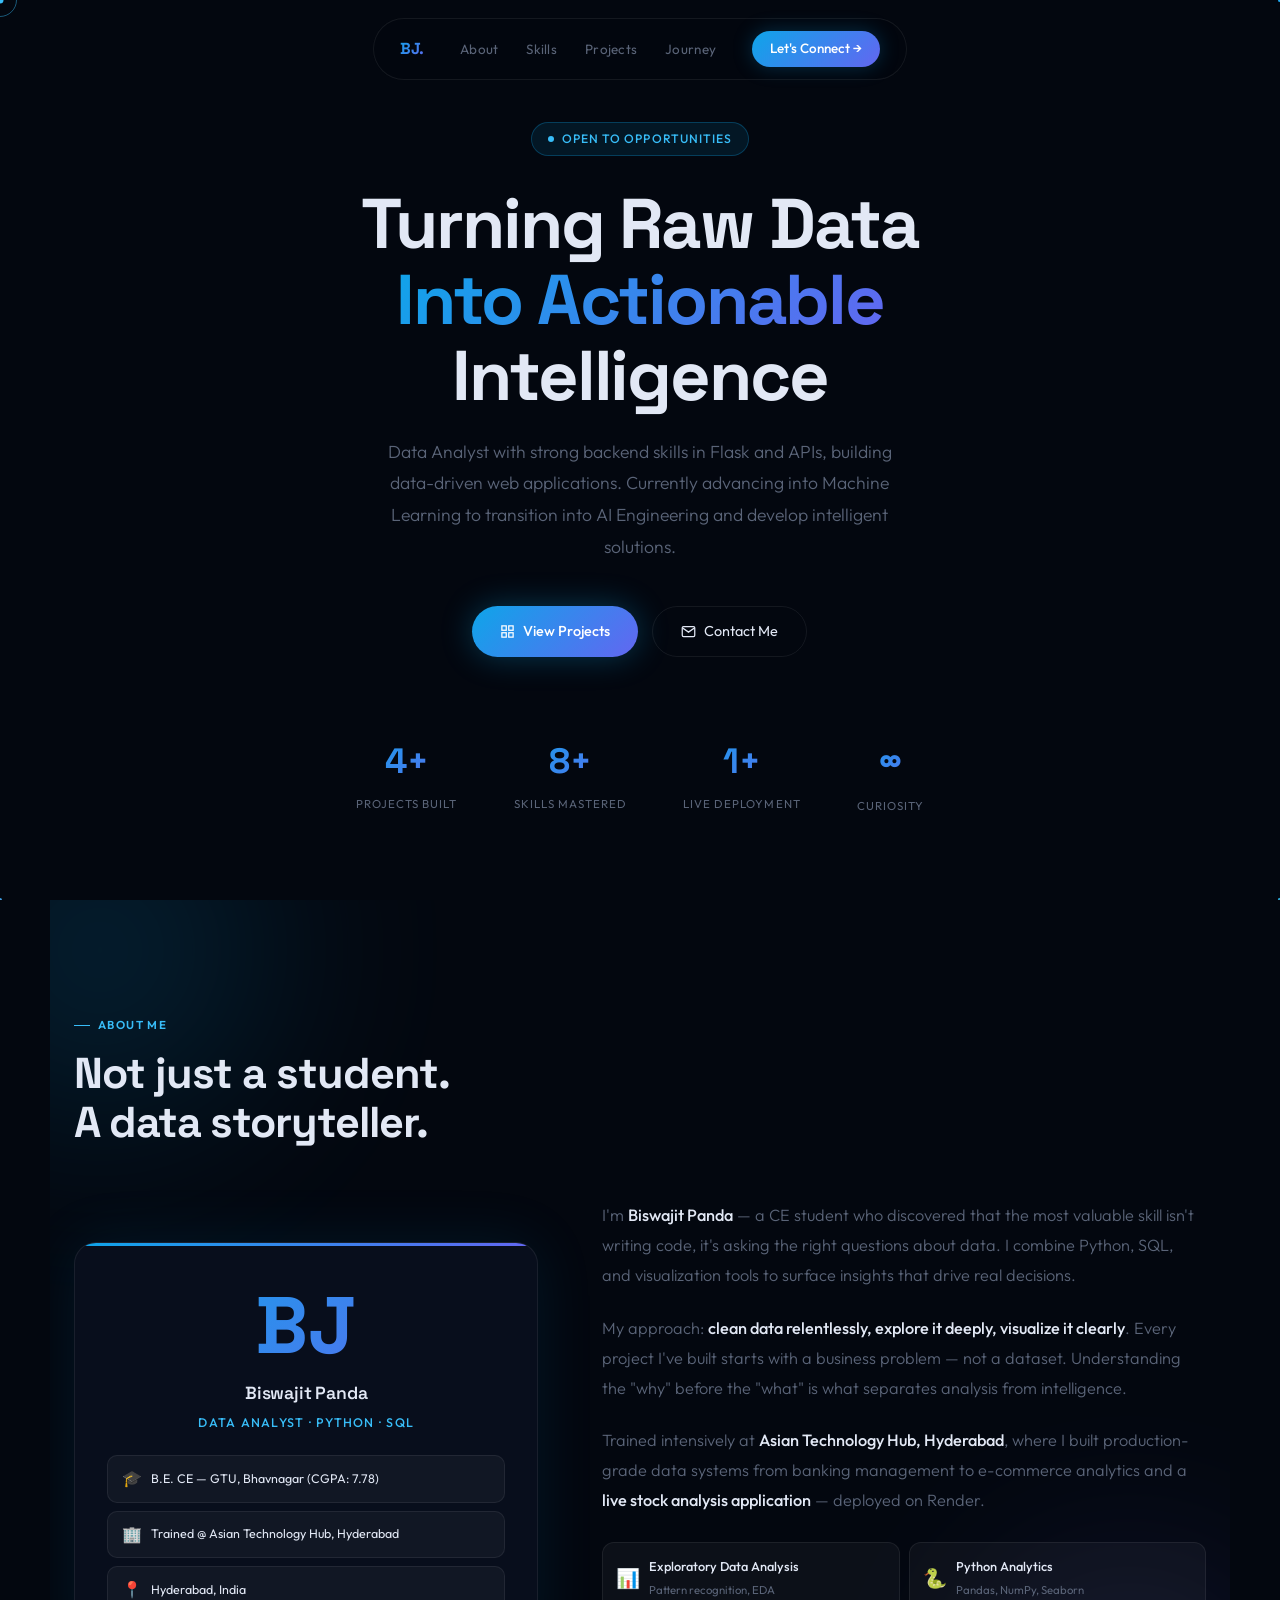
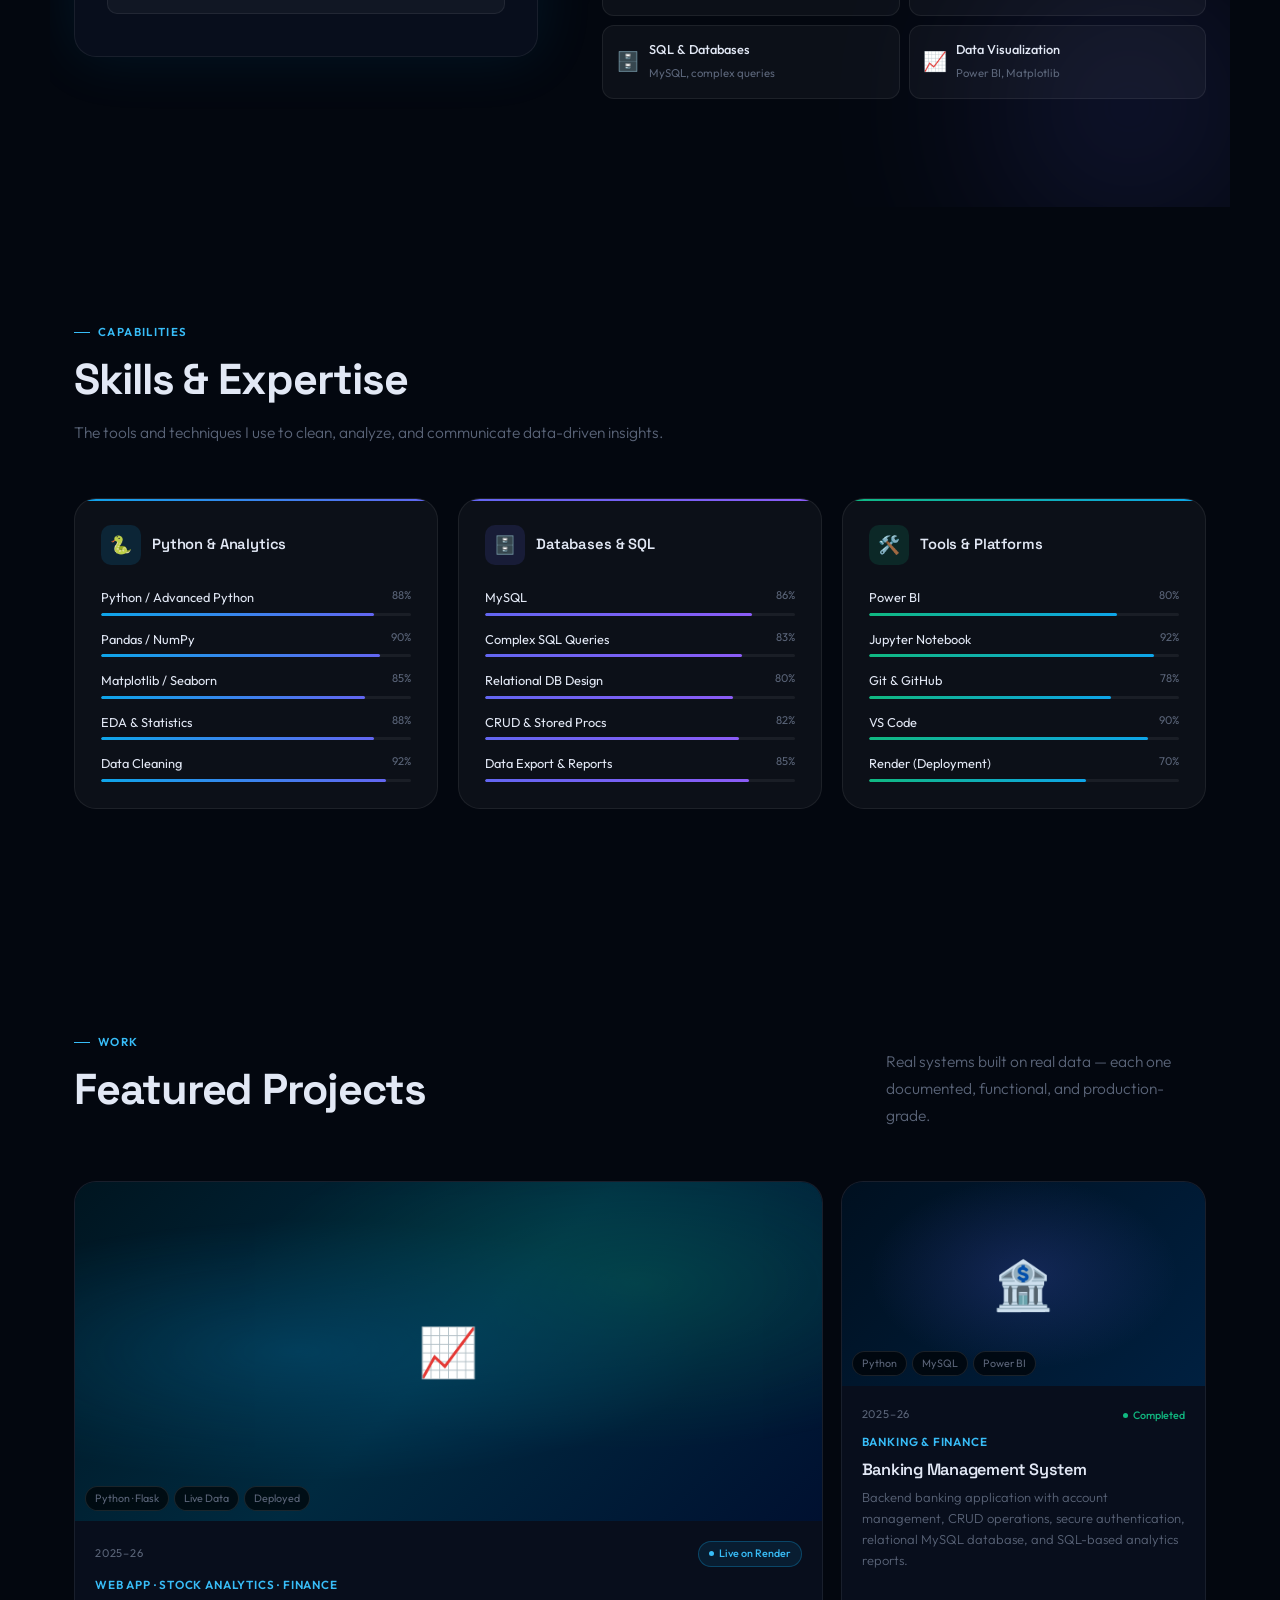
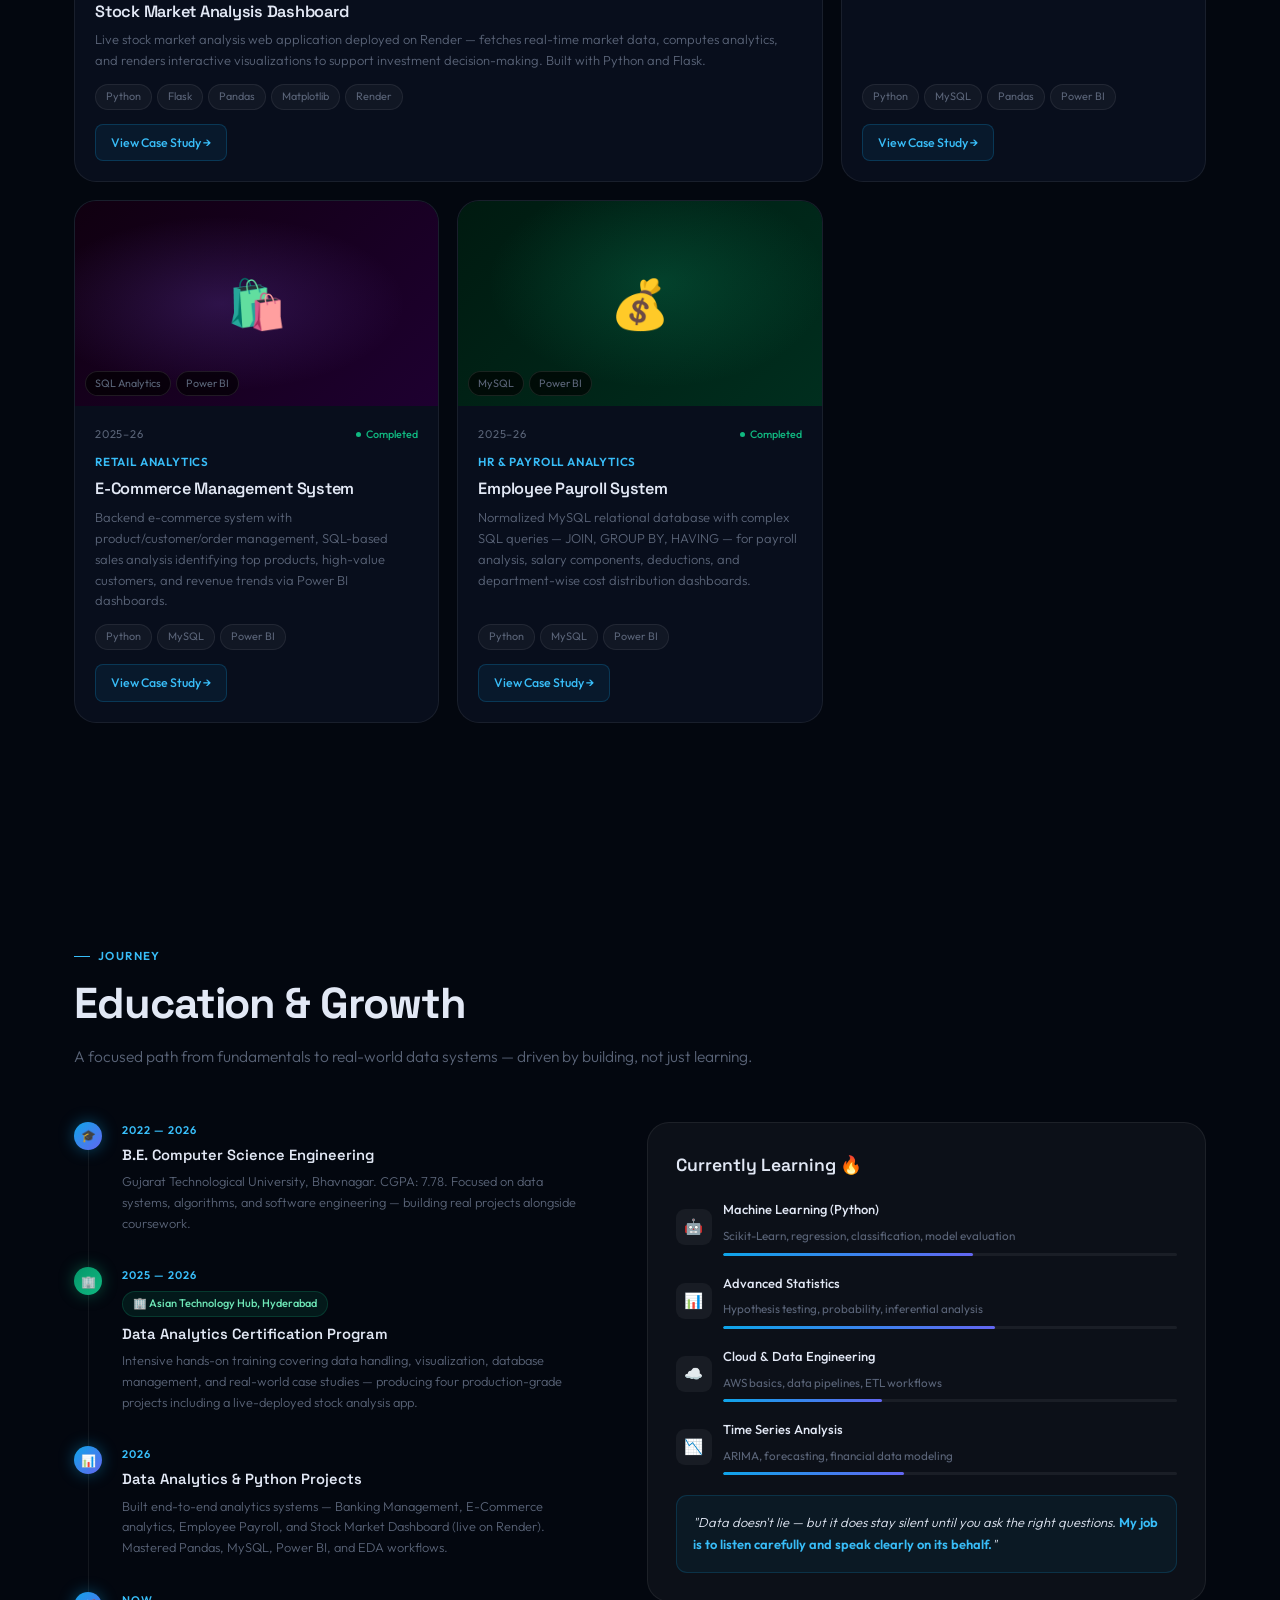
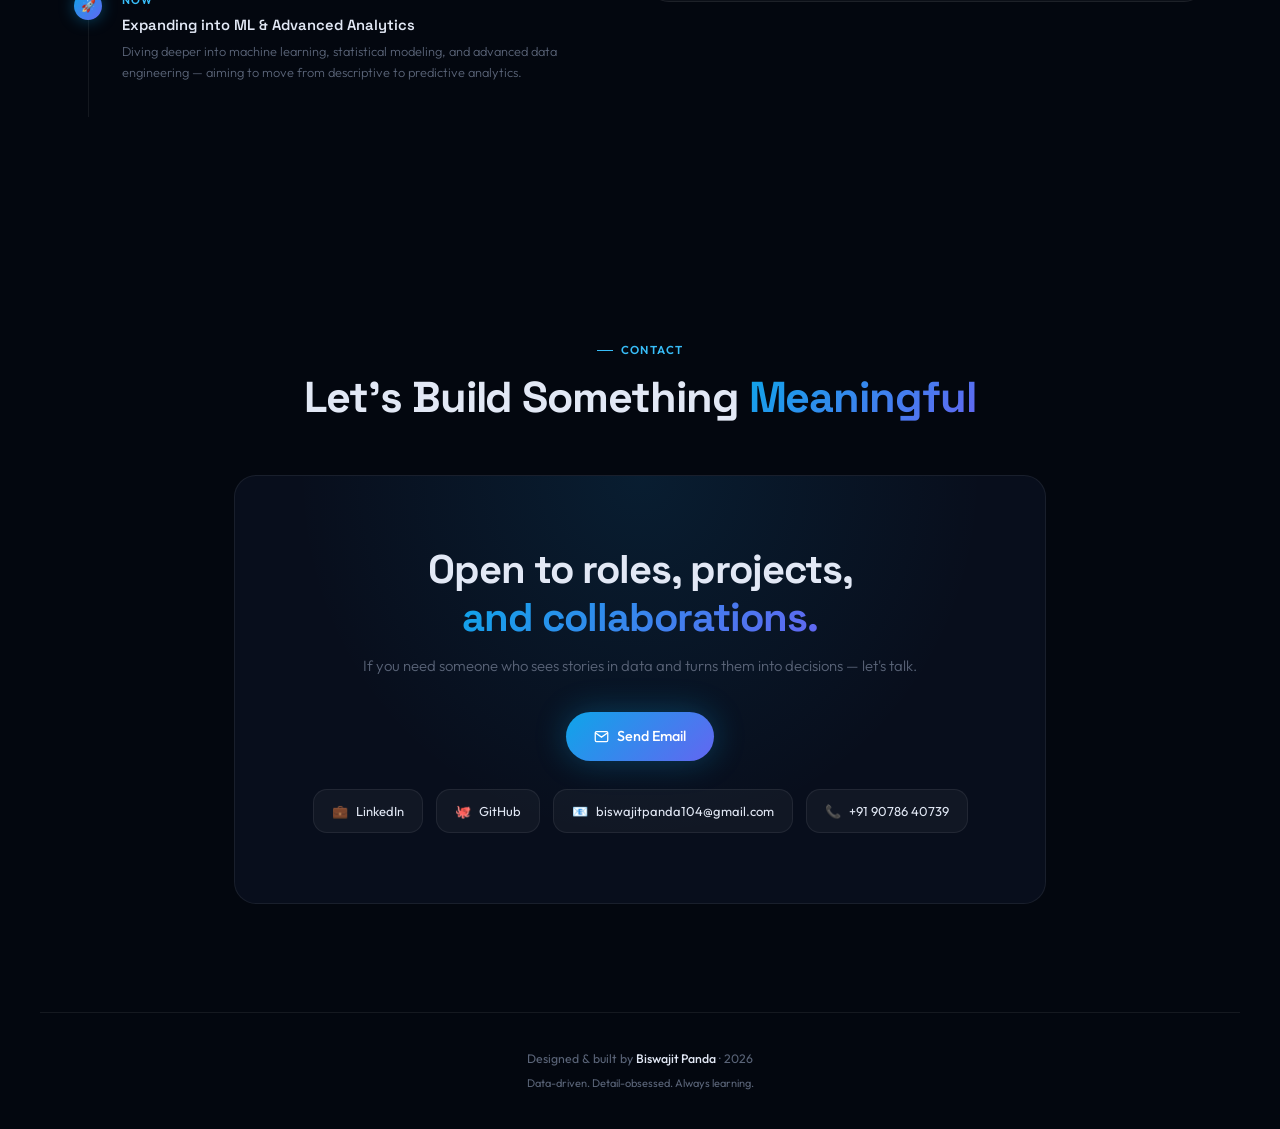
<file: index.html>
<!DOCTYPE html>
<html lang="en">
<head>
  <meta charset="UTF-8">
  <meta name="viewport" content="width=device-width, initial-scale=1.0">
  <title>Biswajit Panda — Data Analyst &amp; AI Engineer</title>
  <link rel="preconnect" href="https://fonts.googleapis.com">
  <link rel="preconnect" href="https://fonts.gstatic.com" crossorigin>
  <link href="https://fonts.googleapis.com/css2?family=Space+Grotesk:wght@300;400;500;600;700&family=Outfit:wght@200;300;400;500;600&display=swap" rel="stylesheet">
  <link rel="stylesheet" href="css/shared.css">
  <style>
    /* ===== HERO ===== */
    #hero {
      min-height: 100vh;
      display: flex;
      align-items: center;
      justify-content: center;
      position: relative;
      overflow: hidden;
      padding: 120px 24px 80px;
    }

    #hero-canvas {
      position: absolute;
      inset: 0;
      z-index: 0;
    }

    .hero-inner {
      position: relative;
      z-index: 1;
      text-align: center;
      max-width: 860px;
    }

    .hero-badge {
      display: inline-flex;
      align-items: center;
      gap: 8px;
      padding: 6px 16px;
      background: rgba(14, 165, 233, .1);
      border: 1px solid rgba(14, 165, 233, .28);
      border-radius: 100px;
      font-size: .76rem;
      color: var(--accent2);
      letter-spacing: .09em;
      text-transform: uppercase;
      font-weight: 500;
      margin-bottom: 30px;
      animation: fadeUp .8s ease forwards;
      opacity: 0;
    }

    .badge-dot {
      width: 6px;
      height: 6px;
      background: var(--accent2);
      border-radius: 50%;
      animation: pulse 2s infinite;
    }

    .hero-title {
      font-family: var(--font-head);
      font-size: clamp(2.3rem, 5.5vw, 4.8rem);
      font-weight: 700;
      line-height: 1.08;
      letter-spacing: -.03em;
      margin-bottom: 22px;
      animation: fadeUp .8s .18s ease forwards;
      opacity: 0;
    }

    .hero-title .line2 {
      background: var(--grad);
      -webkit-background-clip: text;
      -webkit-text-fill-color: transparent;
      background-clip: text;
    }

    .hero-sub {
      font-size: clamp(.9rem, 1.7vw, 1.1rem);
      color: var(--muted);
      line-height: 1.8;
      max-width: 540px;
      margin: 0 auto 44px;
      font-weight: 300;
      animation: fadeUp .8s .34s ease forwards;
      opacity: 0;
    }

    .hero-btns {
      display: flex;
      gap: 14px;
      justify-content: center;
      flex-wrap: wrap;
      animation: fadeUp .8s .5s ease forwards;
      opacity: 0;
    }

    .hero-stats {
      display: flex;
      justify-content: center;
      gap: 56px;
      margin-top: 76px;
      flex-wrap: wrap;
      animation: fadeUp .8s .7s ease forwards;
      opacity: 0;
    }

    .stat-item { text-align: center; }

    .stat-num {
      font-family: var(--font-head);
      font-size: 2.2rem;
      font-weight: 700;
      background: var(--grad);
      -webkit-background-clip: text;
      -webkit-text-fill-color: transparent;
      background-clip: text;
      display: block;
    }

    .stat-label {
      font-size: .72rem;
      color: var(--muted);
      text-transform: uppercase;
      letter-spacing: .09em;
      margin-top: 4px;
    }

    .scroll-hint {
      position: absolute;
      bottom: 34px;
      left: 50%;
      transform: translateX(-50%);
      display: flex;
      flex-direction: column;
      align-items: center;
      gap: 7px;
      color: var(--muted);
      font-size: .7rem;
      letter-spacing: .1em;
      text-transform: uppercase;
      animation: fadeUp 1s 1.1s ease forwards;
      opacity: 0;
    }

    .scroll-line {
      width: 1px;
      height: 38px;
      background: linear-gradient(to bottom, var(--accent2), transparent);
      animation: scrollLine 2.2s infinite;
    }

    /* ===== SECTIONS ===== */
    .page-section {
      padding: 108px 24px;
      max-width: 1180px;
      margin: 0 auto;
    }

    .page-section.narrow { max-width: 860px; }

    /* ===== ABOUT ===== */
    .about-grid {
      display: grid;
      grid-template-columns: 1fr 1.3fr;
      gap: 64px;
      align-items: center;
      margin-top: 52px;
    }

    .about-card {
      background: var(--surface);
      border: 1px solid var(--border);
      border-radius: var(--radius-lg);
      padding: 42px 32px;
      text-align: center;
      position: relative;
      box-shadow: 0 0 60px rgba(14, 165, 233, .1);
      overflow: hidden;
    }

    .about-card::before {
      content: '';
      position: absolute;
      top: 0; left: 0; right: 0;
      height: 3px;
      background: var(--grad);
    }

    .about-initials {
      font-family: var(--font-head);
      font-size: 5rem;
      font-weight: 700;
      background: var(--grad);
      -webkit-background-clip: text;
      -webkit-text-fill-color: transparent;
      background-clip: text;
      line-height: 1;
      margin-bottom: 14px;
    }

    .about-name {
      font-family: var(--font-head);
      font-size: 1.1rem;
      font-weight: 600;
      letter-spacing: -.01em;
      margin-bottom: 6px;
    }

    .about-role {
      font-size: .78rem;
      color: var(--accent2);
      text-transform: uppercase;
      letter-spacing: .1em;
      font-weight: 500;
      margin-bottom: 22px;
    }

    .about-badges {
      display: flex;
      flex-direction: column;
      gap: 8px;
    }

    .about-badge-item {
      padding: 10px 14px;
      background: var(--glass);
      border: 1px solid var(--border);
      border-radius: 10px;
      font-size: .78rem;
      color: var(--text);
      display: flex;
      align-items: center;
      gap: 9px;
    }

    .about-badge-item span:first-child { font-size: 1rem; }

    .story-text {
      font-size: 1.02rem;
      line-height: 1.85;
      color: var(--muted);
      margin-bottom: 22px;
      font-weight: 300;
    }

    .story-text em {
      font-style: normal;
      color: var(--text);
      font-weight: 500;
    }

    .highlight-grid {
      display: grid;
      grid-template-columns: 1fr 1fr;
      gap: 9px;
      margin-top: 26px;
    }

    .highlight-item {
      padding: 13px;
      background: var(--glass);
      border: 1px solid var(--border);
      border-radius: 12px;
      display: flex;
      align-items: center;
      gap: 9px;
      transition: border-color .2s, background .2s;
      cursor: default;
    }

    .highlight-item:hover {
      border-color: rgba(14, 165, 233, .3);
      background: rgba(14, 165, 233, .05);
    }

    .hi-icon { font-size: 1.2rem; flex-shrink: 0; }

    .hi-text strong { display: block; font-size: .8rem; font-weight: 500; }
    .hi-text span { font-size: .71rem; color: var(--muted); }

    /* ===== SKILLS ===== */
    .skills-grid {
      display: grid;
      grid-template-columns: repeat(3, 1fr);
      gap: 20px;
      margin-top: 52px;
    }

    .skill-category {
      background: var(--glass);
      border: 1px solid var(--border);
      border-radius: var(--radius-lg);
      padding: 26px;
      transition: transform .3s, border-color .3s;
      position: relative;
      overflow: hidden;
    }

    .skill-category::before {
      content: '';
      position: absolute;
      top: 0; left: 0; right: 0;
      height: 2px;
    }

    .skill-category.cat-blue::before { background: linear-gradient(90deg, #0ea5e9, #6366f1); }
    .skill-category.cat-indigo::before { background: linear-gradient(90deg, #6366f1, #8b5cf6); }
    .skill-category.cat-teal::before { background: linear-gradient(90deg, #10b981, #0ea5e9); }

    .skill-category:hover {
      transform: translateY(-5px);
      border-color: rgba(14, 165, 233, .28);
    }

    .cat-header {
      display: flex;
      align-items: center;
      gap: 11px;
      margin-bottom: 22px;
    }

    .cat-icon {
      width: 40px;
      height: 40px;
      border-radius: 10px;
      display: flex;
      align-items: center;
      justify-content: center;
      font-size: 1.1rem;
      flex-shrink: 0;
    }

    .cat-icon.blue { background: rgba(14, 165, 233, .14); }
    .cat-icon.indigo { background: rgba(99, 102, 241, .14); }
    .cat-icon.teal { background: rgba(16, 185, 129, .14); }

    .cat-label {
      font-family: var(--font-head);
      font-size: .92rem;
      font-weight: 600;
      letter-spacing: -.01em;
    }

    .skill-list { list-style: none; display: flex; flex-direction: column; gap: 13px; }

    .skill-name {
      display: flex;
      justify-content: space-between;
      font-size: .8rem;
      margin-bottom: 5px;
      color: var(--text);
    }

    .skill-pct { color: var(--muted); font-size: .7rem; }

    .skill-bar-bg {
      height: 3px;
      background: rgba(255,255,255,.06);
      border-radius: 99px;
      overflow: hidden;
    }

    .skill-bar-fill {
      height: 100%;
      border-radius: 99px;
      width: 0%;
      transition: width 1.3s cubic-bezier(.16,1,.3,1);
    }

    .skill-bar-fill.blue { background: linear-gradient(90deg, #0ea5e9, #6366f1); }
    .skill-bar-fill.indigo { background: linear-gradient(90deg, #6366f1, #8b5cf6); }
    .skill-bar-fill.teal { background: linear-gradient(90deg, #10b981, #0ea5e9); }

    /* ===== PROJECTS ===== */
    .projects-grid {
      display: grid;
      grid-template-columns: repeat(3, 1fr);
      gap: 18px;
      margin-top: 52px;
    }

    .proj-card {
      background: var(--surface);
      border: 1px solid var(--border);
      border-radius: var(--radius-lg);
      overflow: hidden;
      display: flex;
      flex-direction: column;
      transition: transform .3s, border-color .3s, box-shadow .3s;
      text-decoration: none;
      color: inherit;
    }

    .proj-card:hover {
      transform: translateY(-6px);
      border-color: rgba(14, 165, 233, .38);
      box-shadow: 0 20px 52px rgba(14, 165, 233, .12);
    }

    .proj-card.featured { grid-column: span 2; }

    .proj-visual {
      aspect-ratio: 16/9;
      display: flex;
      align-items: center;
      justify-content: center;
      font-size: 3rem;
      position: relative;
      overflow: hidden;
    }

    .proj-card.featured .proj-visual { aspect-ratio: 2.2/1; }

    .proj-vis-bg {
      position: absolute;
      inset: 0;
      opacity: .2;
    }

    .proj-emoji { z-index: 1; }

    .proj-tags {
      position: absolute;
      bottom: 10px;
      left: 10px;
      display: flex;
      gap: 5px;
      z-index: 2;
      flex-wrap: wrap;
    }

    .proj-tag {
      padding: 3px 9px;
      background: rgba(0,0,0,.65);
      border: 1px solid rgba(255,255,255,.1);
      border-radius: 100px;
      font-size: .67rem;
      color: var(--muted);
      backdrop-filter: blur(6px);
    }

    .proj-body {
      padding: 20px;
      display: flex;
      flex-direction: column;
      flex: 1;
    }

    .proj-meta {
      display: flex;
      justify-content: space-between;
      align-items: center;
      margin-bottom: 9px;
    }

    .proj-year { font-size: .7rem; color: var(--muted); letter-spacing: .07em; }

    .proj-status {
      display: flex;
      align-items: center;
      gap: 5px;
      font-size: .67rem;
      color: var(--emerald);
      font-weight: 500;
    }

    .proj-status-dot {
      width: 5px; height: 5px;
      background: var(--emerald);
      border-radius: 50%;
      animation: pulse 2s infinite;
    }

    .proj-live-badge {
      display: inline-flex;
      align-items: center;
      gap: 5px;
      padding: 3px 10px;
      background: rgba(14, 165, 233, .1);
      border: 1px solid rgba(14, 165, 233, .3);
      border-radius: 100px;
      font-size: .67rem;
      color: var(--accent2);
      font-weight: 500;
    }

    .proj-live-dot {
      width: 5px; height: 5px;
      background: var(--accent2);
      border-radius: 50%;
      animation: pulse 2s infinite;
    }

    .proj-subtitle {
      font-size: .73rem;
      color: var(--accent2);
      font-weight: 600;
      margin-bottom: 7px;
      text-transform: uppercase;
      letter-spacing: .07em;
    }

    .proj-title {
      font-family: var(--font-head);
      font-size: 1.02rem;
      font-weight: 600;
      letter-spacing: -.015em;
      margin-bottom: 7px;
      line-height: 1.3;
    }

    .proj-desc {
      font-size: .81rem;
      color: var(--muted);
      line-height: 1.62;
      flex: 1;
      font-weight: 300;
    }

    .proj-stack {
      display: flex;
      flex-wrap: wrap;
      gap: 5px;
      margin-top: 13px;
    }

    .stack-pill {
      padding: 3px 10px;
      background: rgba(255,255,255,.04);
      border: 1px solid var(--border);
      border-radius: 100px;
      font-size: .68rem;
      color: var(--muted);
    }

    .proj-cta {
      display: inline-flex;
      align-items: center;
      gap: 6px;
      margin-top: 14px;
      padding: 8px 15px;
      background: rgba(14,165,233,.08);
      border: 1px solid rgba(14,165,233,.22);
      border-radius: 8px;
      font-size: .77rem;
      color: var(--accent2);
      font-weight: 500;
      text-decoration: none;
      transition: background .2s;
      align-self: flex-start;
    }

    .proj-cta:hover { background: rgba(14,165,233,.18); }

    /* ===== EXPERIENCE ===== */
    .exp-grid {
      display: grid;
      grid-template-columns: 1fr 1.1fr;
      gap: 64px;
      align-items: start;
      margin-top: 52px;
    }

    .timeline { position: relative; }

    .timeline::before {
      content: '';
      position: absolute;
      left: 14px; top: 22px; bottom: 0;
      width: 1px;
      background: var(--border);
    }

    .tl-item {
      display: flex;
      gap: 20px;
      margin-bottom: 34px;
      position: relative;
    }

    .tl-dot {
      width: 28px; height: 28px;
      border-radius: 50%;
      background: var(--grad);
      display: flex;
      align-items: center;
      justify-content: center;
      font-size: .75rem;
      flex-shrink: 0;
      z-index: 1;
      box-shadow: 0 0 16px rgba(14, 165, 233, .4);
    }

    .tl-dot.green-dot {
      background: linear-gradient(135deg, #059669, #10b981);
      box-shadow: 0 0 16px rgba(16, 185, 129, .4);
    }

    .tl-date {
      font-size: .69rem;
      color: var(--accent2);
      font-weight: 600;
      text-transform: uppercase;
      letter-spacing: .09em;
      margin-bottom: 4px;
    }

    .tl-org {
      display: inline-flex;
      align-items: center;
      gap: 5px;
      padding: 3px 10px;
      background: rgba(16,185,129,.1);
      border: 1px solid rgba(16,185,129,.2);
      border-radius: 100px;
      font-size: .69rem;
      color: #6ee7b7;
      font-weight: 500;
      margin-bottom: 6px;
    }

    .tl-title {
      font-family: var(--font-head);
      font-size: .92rem;
      font-weight: 600;
      margin-bottom: 4px;
    }

    .tl-desc {
      font-size: .8rem;
      color: var(--muted);
      line-height: 1.62;
      font-weight: 300;
    }

    /* ===== LEARNING PANEL ===== */
    .learning-panel {
      background: var(--glass);
      border: 1px solid var(--border);
      border-radius: var(--radius-lg);
      padding: 28px;
    }

    .learning-panel h3 {
      font-family: var(--font-head);
      font-size: 1.1rem;
      font-weight: 600;
      margin-bottom: 20px;
    }

    .learn-row {
      display: flex;
      align-items: center;
      gap: 11px;
      margin-bottom: 17px;
    }

    .learn-icon {
      width: 36px; height: 36px;
      border-radius: 9px;
      background: rgba(255,255,255,.05);
      display: flex;
      align-items: center;
      justify-content: center;
      font-size: .95rem;
      flex-shrink: 0;
    }

    .learn-text { flex: 1; }
    .learn-text strong { display: block; font-size: .81rem; font-weight: 500; margin-bottom: 2px; }
    .learn-text span { font-size: .73rem; color: var(--muted); }

    .progress-mini {
      margin-top: 5px;
      height: 3px;
      background: rgba(255,255,255,.06);
      border-radius: 99px;
      overflow: hidden;
    }

    .progress-mini-fill {
      height: 100%;
      border-radius: 99px;
      background: var(--grad);
      width: 0%;
      transition: width 1.4s cubic-bezier(.16,1,.3,1);
    }

    .mindset-quote {
      margin-top: 20px;
      padding: 16px;
      background: rgba(14,165,233,.06);
      border: 1px solid rgba(14,165,233,.18);
      border-radius: 11px;
      font-size: .81rem;
      line-height: 1.68;
      color: var(--text);
      font-style: italic;
      font-weight: 300;
    }

    .mindset-quote strong {
      font-style: normal;
      color: var(--accent2);
      font-weight: 600;
    }

    /* ===== CONTACT ===== */
    .contact-box {
      background: var(--surface);
      border: 1px solid var(--border);
      border-radius: var(--radius-lg);
      padding: 70px 52px;
      text-align: center;
      position: relative;
      overflow: hidden;
      margin-top: 52px;
    }

    .contact-box::before {
      content: '';
      position: absolute;
      inset: 0;
      background: radial-gradient(ellipse at 50% 0%, rgba(14,165,233,.1), transparent 60%);
    }

    .contact-box > * { position: relative; z-index: 1; }

    .cta-headline {
      font-family: var(--font-head);
      font-size: clamp(1.45rem, 3.5vw, 2.5rem);
      font-weight: 700;
      letter-spacing: -.025em;
      line-height: 1.2;
      margin-bottom: 12px;
    }

    .cta-sub {
      color: var(--muted);
      font-size: .93rem;
      margin-bottom: 34px;
      font-weight: 300;
    }

    .contact-links {
      display: flex;
      justify-content: center;
      gap: 13px;
      flex-wrap: wrap;
      margin-top: 28px;
    }

    .contact-link {
      display: flex;
      align-items: center;
      gap: 8px;
      padding: 11px 18px;
      background: var(--glass);
      border: 1px solid var(--border);
      border-radius: var(--radius);
      text-decoration: none;
      color: var(--text);
      font-size: .81rem;
      transition: all .2s;
    }

    .contact-link:hover {
      border-color: rgba(14,165,233,.4);
      background: rgba(14,165,233,.06);
      transform: translateY(-2px);
    }

    /* ===== ORBS ===== */
    .orb {
      position: absolute;
      border-radius: 50%;
      filter: blur(90px);
      pointer-events: none;
      opacity: .22;
      z-index: 0;
    }

    .orb-1 {
      width: 500px; height: 500px;
      background: radial-gradient(circle, #0ea5e9 0%, transparent 70%);
      top: -200px; left: -200px;
    }

    .orb-2 {
      width: 400px; height: 400px;
      background: radial-gradient(circle, #6366f1 0%, transparent 70%);
      bottom: -100px; right: -100px;
    }

    /* ===== RESPONSIVE ===== */
    @media(max-width:900px) {
      .about-grid { grid-template-columns: 1fr; gap: 36px; }
      .skills-grid { grid-template-columns: 1fr; }
      .projects-grid { grid-template-columns: 1fr; }
      .proj-card.featured { grid-column: span 1; }
      .exp-grid { grid-template-columns: 1fr; }
      .contact-box { padding: 42px 22px; }
      .hero-stats { gap: 26px; }
    }
  </style>
</head>
<body>
  <div id="cursor-dot"></div>
  <div id="cursor-ring"></div>
  <div id="scroll-bar"></div>

  <!-- NAV -->
  <nav id="navbar">
    <a href="index.html" class="nav-logo">BJ.</a>
    <ul class="nav-links">
      <li><a href="#about">About</a></li>
      <li><a href="#skills">Skills</a></li>
      <li><a href="#projects">Projects</a></li>
      <li><a href="#experience">Journey</a></li>
    </ul>
    <a href="#contact" class="nav-cta">Let's Connect →</a>
  </nav>

  <!-- HERO -->
  <section id="hero">
    <canvas id="hero-canvas"></canvas>
    <div class="hero-inner">
      <div class="hero-badge"><span class="badge-dot"></span>Open to Opportunities</div>
      <h1 class="hero-title">
        Turning Raw Data<br>
        <span class="line2">Into Actionable</span><br>
        Intelligence
      </h1>
      <p class="hero-sub">Data Analyst with strong backend skills in Flask and APIs, building data-driven web applications. Currently advancing into Machine Learning to transition into AI Engineering and develop intelligent solutions.</p>
      <div class="hero-btns">
        <a href="#projects" class="btn-primary">
          <svg width="15" height="15" viewBox="0 0 24 24" fill="none" stroke="currentColor" stroke-width="2">
            <rect x="3" y="3" width="7" height="7"/><rect x="14" y="3" width="7" height="7"/>
            <rect x="3" y="14" width="7" height="7"/><rect x="14" y="14" width="7" height="7"/>
          </svg>
          View Projects
        </a>
        <a href="#contact" class="btn-outline">
          <svg width="15" height="15" viewBox="0 0 24 24" fill="none" stroke="currentColor" stroke-width="2">
            <path d="M4 4h16c1.1 0 2 .9 2 2v12c0 1.1-.9 2-2 2H4c-1.1 0-2-.9-2-2V6c0-1.1.9-2 2-2z"/>
            <polyline points="22,6 12,13 2,6"/>
          </svg>
          Contact Me
        </a>
      </div>
      <div class="hero-stats">
        <div class="stat-item"><span class="stat-num counter" data-target="4">0</span><span class="stat-label">Projects Built</span></div>
        <div class="stat-item"><span class="stat-num counter" data-target="8">0</span><span class="stat-label">Skills Mastered</span></div>
        <div class="stat-item"><span class="stat-num counter" data-target="1">0</span><span class="stat-label">Live Deployment</span></div>
        <div class="stat-item"><span class="stat-num" style="font-size:2.3rem">∞</span><span class="stat-label">Curiosity</span></div>
      </div>
    </div>
  </section>

  <!-- ABOUT -->
  <section id="about" class="page-section" style="position:relative;overflow:hidden;">
    <div class="orb orb-1" aria-hidden="true"></div>
    <div class="orb orb-2" aria-hidden="true"></div>
    <div style="position:relative;z-index:1;">
      <div class="section-tag">About Me</div>
      <h2 class="section-title">Not just a student.<br>A data storyteller.</h2>
      <div class="about-grid reveal">
        <div class="about-card">
          <div class="about-initials">BJ</div>
          <div class="about-name">Biswajit Panda</div>
          <div class="about-role">Data Analyst · Python · SQL</div>
          <div class="about-badges">
            <div class="about-badge-item"><span>🎓</span><span>B.E. CE — GTU, Bhavnagar (CGPA: 7.78)</span></div>
            <div class="about-badge-item"><span>🏢</span><span>Trained @ Asian Technology Hub, Hyderabad</span></div>
            <div class="about-badge-item"><span>📍</span><span>Hyderabad, India</span></div>
          </div>
        </div>
        <div>
          <p class="story-text">I'm <em>Biswajit Panda</em> — a CE student who discovered that the most valuable skill isn't writing code, it's asking the right questions about data. I combine Python, SQL, and visualization tools to surface insights that drive real decisions.</p>
          <p class="story-text">My approach: <em>clean data relentlessly, explore it deeply, visualize it clearly</em>. Every project I've built starts with a business problem — not a dataset. Understanding the "why" before the "what" is what separates analysis from intelligence.</p>
          <p class="story-text">Trained intensively at <em>Asian Technology Hub, Hyderabad</em>, where I built production-grade data systems from banking management to e-commerce analytics and a <em>live stock analysis application</em> — deployed on Render.</p>
          <div class="highlight-grid">
            <div class="highlight-item"><span class="hi-icon">📊</span>
              <div class="hi-text"><strong>Exploratory Data Analysis</strong><span>Pattern recognition, EDA</span></div>
            </div>
            <div class="highlight-item"><span class="hi-icon">🐍</span>
              <div class="hi-text"><strong>Python Analytics</strong><span>Pandas, NumPy, Seaborn</span></div>
            </div>
            <div class="highlight-item"><span class="hi-icon">🗄️</span>
              <div class="hi-text"><strong>SQL & Databases</strong><span>MySQL, complex queries</span></div>
            </div>
            <div class="highlight-item"><span class="hi-icon">📈</span>
              <div class="hi-text"><strong>Data Visualization</strong><span>Power BI, Matplotlib</span></div>
            </div>
          </div>
        </div>
      </div>
    </div>
  </section>

  <!-- SKILLS -->
  <section id="skills" class="page-section">
    <div class="section-tag">Capabilities</div>
    <h2 class="section-title">Skills & Expertise</h2>
    <p class="section-desc">The tools and techniques I use to clean, analyze, and communicate data-driven insights.</p>
    <div class="skills-grid">
      <div class="skill-category cat-blue reveal">
        <div class="cat-header">
          <div class="cat-icon blue">🐍</div><span class="cat-label">Python & Analytics</span>
        </div>
        <ul class="skill-list">
          <li class="skill-item">
            <div class="skill-name"><span>Python / Advanced Python</span><span class="skill-pct">88%</span></div>
            <div class="skill-bar-bg"><div class="skill-bar-fill blue" data-pct="88"></div></div>
          </li>
          <li class="skill-item">
            <div class="skill-name"><span>Pandas / NumPy</span><span class="skill-pct">90%</span></div>
            <div class="skill-bar-bg"><div class="skill-bar-fill blue" data-pct="90"></div></div>
          </li>
          <li class="skill-item">
            <div class="skill-name"><span>Matplotlib / Seaborn</span><span class="skill-pct">85%</span></div>
            <div class="skill-bar-bg"><div class="skill-bar-fill blue" data-pct="85"></div></div>
          </li>
          <li class="skill-item">
            <div class="skill-name"><span>EDA & Statistics</span><span class="skill-pct">88%</span></div>
            <div class="skill-bar-bg"><div class="skill-bar-fill blue" data-pct="88"></div></div>
          </li>
          <li class="skill-item">
            <div class="skill-name"><span>Data Cleaning</span><span class="skill-pct">92%</span></div>
            <div class="skill-bar-bg"><div class="skill-bar-fill blue" data-pct="92"></div></div>
          </li>
        </ul>
      </div>
      <div class="skill-category cat-indigo reveal reveal-delay-1">
        <div class="cat-header">
          <div class="cat-icon indigo">🗄️</div><span class="cat-label">Databases & SQL</span>
        </div>
        <ul class="skill-list">
          <li class="skill-item">
            <div class="skill-name"><span>MySQL</span><span class="skill-pct">86%</span></div>
            <div class="skill-bar-bg"><div class="skill-bar-fill indigo" data-pct="86"></div></div>
          </li>
          <li class="skill-item">
            <div class="skill-name"><span>Complex SQL Queries</span><span class="skill-pct">83%</span></div>
            <div class="skill-bar-bg"><div class="skill-bar-fill indigo" data-pct="83"></div></div>
          </li>
          <li class="skill-item">
            <div class="skill-name"><span>Relational DB Design</span><span class="skill-pct">80%</span></div>
            <div class="skill-bar-bg"><div class="skill-bar-fill indigo" data-pct="80"></div></div>
          </li>
          <li class="skill-item">
            <div class="skill-name"><span>CRUD & Stored Procs</span><span class="skill-pct">82%</span></div>
            <div class="skill-bar-bg"><div class="skill-bar-fill indigo" data-pct="82"></div></div>
          </li>
          <li class="skill-item">
            <div class="skill-name"><span>Data Export & Reports</span><span class="skill-pct">85%</span></div>
            <div class="skill-bar-bg"><div class="skill-bar-fill indigo" data-pct="85"></div></div>
          </li>
        </ul>
      </div>
      <div class="skill-category cat-teal reveal reveal-delay-2">
        <div class="cat-header">
          <div class="cat-icon teal">🛠️</div><span class="cat-label">Tools & Platforms</span>
        </div>
        <ul class="skill-list">
          <li class="skill-item">
            <div class="skill-name"><span>Power BI</span><span class="skill-pct">80%</span></div>
            <div class="skill-bar-bg"><div class="skill-bar-fill teal" data-pct="80"></div></div>
          </li>
          <li class="skill-item">
            <div class="skill-name"><span>Jupyter Notebook</span><span class="skill-pct">92%</span></div>
            <div class="skill-bar-bg"><div class="skill-bar-fill teal" data-pct="92"></div></div>
          </li>
          <li class="skill-item">
            <div class="skill-name"><span>Git & GitHub</span><span class="skill-pct">78%</span></div>
            <div class="skill-bar-bg"><div class="skill-bar-fill teal" data-pct="78"></div></div>
          </li>
          <li class="skill-item">
            <div class="skill-name"><span>VS Code</span><span class="skill-pct">90%</span></div>
            <div class="skill-bar-bg"><div class="skill-bar-fill teal" data-pct="90"></div></div>
          </li>
          <li class="skill-item">
            <div class="skill-name"><span>Render (Deployment)</span><span class="skill-pct">70%</span></div>
            <div class="skill-bar-bg"><div class="skill-bar-fill teal" data-pct="70"></div></div>
          </li>
        </ul>
      </div>
    </div>
  </section>

  <!-- PROJECTS -->
  <section id="projects" class="page-section">
    <div style="display:flex;justify-content:space-between;align-items:flex-end;flex-wrap:wrap;gap:18px;margin-bottom:0;">
      <div>
        <div class="section-tag">Work</div>
        <h2 class="section-title">Featured Projects</h2>
      </div>
      <p class="section-desc" style="max-width:320px;">Real systems built on real data — each one documented, functional, and production-grade.</p>
    </div>
    <div class="projects-grid">

      <!-- Stock Analysis — FEATURED -->
      <a href="projects/stock-analysis.html" class="proj-card featured reveal">
        <div class="proj-visual" style="background:linear-gradient(135deg,#001520,#002a40,#001030);">
          <div class="proj-vis-bg" style="background:radial-gradient(ellipse at 30% 50%,#0ea5e9,transparent 55%),radial-gradient(ellipse at 75% 30%,#10b981,transparent 50%)"></div>
          <span class="proj-emoji">📈</span>
          <div class="proj-tags">
            <span class="proj-tag">Python · Flask</span>
            <span class="proj-tag">Live Data</span>
            <span class="proj-tag">Deployed</span>
          </div>
        </div>
        <div class="proj-body">
          <div class="proj-meta">
            <span class="proj-year">2025–26</span>
            <span class="proj-live-badge"><span class="proj-live-dot"></span>Live on Render</span>
          </div>
          <div class="proj-subtitle">Web App · Stock Analytics · Finance</div>
          <h3 class="proj-title">Stock Market Analysis Dashboard</h3>
          <p class="proj-desc">Live stock market analysis web application deployed on Render — fetches real-time market data, computes analytics, and renders interactive visualizations to support investment decision-making. Built with Python and Flask.</p>
          <div class="proj-stack">
            <span class="stack-pill">Python</span>
            <span class="stack-pill">Flask</span>
            <span class="stack-pill">Pandas</span>
            <span class="stack-pill">Matplotlib</span>
            <span class="stack-pill">Render</span>
          </div>
          <span class="proj-cta">View Case Study →</span>
        </div>
      </a>

      <!-- Banking Management -->
      <a href="projects/banking.html" class="proj-card reveal reveal-delay-1">
        <div class="proj-visual" style="background:linear-gradient(135deg,#001020,#002040);">
          <div class="proj-vis-bg" style="background:radial-gradient(ellipse at 50% 45%,#6366f1,transparent 60%)"></div>
          <span class="proj-emoji">🏦</span>
          <div class="proj-tags"><span class="proj-tag">Python</span><span class="proj-tag">MySQL</span><span class="proj-tag">Power BI</span></div>
        </div>
        <div class="proj-body">
          <div class="proj-meta"><span class="proj-year">2025–26</span><span class="proj-status"><span class="proj-status-dot"></span>Completed</span></div>
          <div class="proj-subtitle">Banking & Finance</div>
          <h3 class="proj-title">Banking Management System</h3>
          <p class="proj-desc">Backend banking application with account management, CRUD operations, secure authentication, relational MySQL database, and SQL-based analytics reports.</p>
          <div class="proj-stack"><span class="stack-pill">Python</span><span class="stack-pill">MySQL</span><span class="stack-pill">Pandas</span><span class="stack-pill">Power BI</span></div>
          <span class="proj-cta">View Case Study →</span>
        </div>
      </a>

      <!-- E-Commerce -->
      <a href="projects/ecommerce.html" class="proj-card reveal reveal-delay-1">
        <div class="proj-visual" style="background:linear-gradient(135deg,#100010,#1e0030);">
          <div class="proj-vis-bg" style="background:radial-gradient(ellipse at 40% 50%,#8b5cf6,transparent 60%)"></div>
          <span class="proj-emoji">🛍️</span>
          <div class="proj-tags"><span class="proj-tag">SQL Analytics</span><span class="proj-tag">Power BI</span></div>
        </div>
        <div class="proj-body">
          <div class="proj-meta"><span class="proj-year">2025–26</span><span class="proj-status"><span class="proj-status-dot"></span>Completed</span></div>
          <div class="proj-subtitle">Retail Analytics</div>
          <h3 class="proj-title">E-Commerce Management System</h3>
          <p class="proj-desc">Backend e-commerce system with product/customer/order management, SQL-based sales analysis identifying top products, high-value customers, and revenue trends via Power BI dashboards.</p>
          <div class="proj-stack"><span class="stack-pill">Python</span><span class="stack-pill">MySQL</span><span class="stack-pill">Power BI</span></div>
          <span class="proj-cta">View Case Study →</span>
        </div>
      </a>

      <!-- Payroll -->
      <a href="projects/payroll.html" class="proj-card reveal reveal-delay-2">
        <div class="proj-visual" style="background:linear-gradient(135deg,#001a10,#002e1e);">
          <div class="proj-vis-bg" style="background:radial-gradient(ellipse at 55% 40%,#10b981,transparent 60%)"></div>
          <span class="proj-emoji">💰</span>
          <div class="proj-tags"><span class="proj-tag">MySQL</span><span class="proj-tag">Power BI</span></div>
        </div>
        <div class="proj-body">
          <div class="proj-meta"><span class="proj-year">2025–26</span><span class="proj-status"><span class="proj-status-dot"></span>Completed</span></div>
          <div class="proj-subtitle">HR & Payroll Analytics</div>
          <h3 class="proj-title">Employee Payroll System</h3>
          <p class="proj-desc">Normalized MySQL relational database with complex SQL queries — JOIN, GROUP BY, HAVING — for payroll analysis, salary components, deductions, and department-wise cost distribution dashboards.</p>
          <div class="proj-stack"><span class="stack-pill">Python</span><span class="stack-pill">MySQL</span><span class="stack-pill">Power BI</span></div>
          <span class="proj-cta">View Case Study →</span>
        </div>
      </a>

    </div>
  </section>

  <!-- EXPERIENCE -->
  <section id="experience" class="page-section">
    <div class="section-tag">Journey</div>
    <h2 class="section-title">Education & Growth</h2>
    <p class="section-desc">A focused path from fundamentals to real-world data systems — driven by building, not just learning.</p>
    <div class="exp-grid">
      <div class="timeline reveal">
        <div class="tl-item">
          <div class="tl-dot">🎓</div>
          <div class="tl-content">
            <div class="tl-date">2022 — 2026</div>
            <div class="tl-title">B.E. Computer Science Engineering</div>
            <div class="tl-desc">Gujarat Technological University, Bhavnagar. CGPA: 7.78. Focused on data systems, algorithms, and software engineering — building real projects alongside coursework.</div>
          </div>
        </div>
        <div class="tl-item">
          <div class="tl-dot green-dot">🏢</div>
          <div class="tl-content">
            <div class="tl-date">2025 — 2026</div>
            <div class="tl-org">🏢 Asian Technology Hub, Hyderabad</div>
            <div class="tl-title">Data Analytics Certification Program</div>
            <div class="tl-desc">Intensive hands-on training covering data handling, visualization, database management, and real-world case studies — producing four production-grade projects including a live-deployed stock analysis app.</div>
          </div>
        </div>
        <div class="tl-item">
          <div class="tl-dot">📊</div>
          <div class="tl-content">
            <div class="tl-date">2026</div>
            <div class="tl-title">Data Analytics & Python Projects</div>
            <div class="tl-desc">Built end-to-end analytics systems — Banking Management, E-Commerce analytics, Employee Payroll, and Stock Market Dashboard (live on Render). Mastered Pandas, MySQL, Power BI, and EDA workflows.</div>
          </div>
        </div>
        <div class="tl-item">
          <div class="tl-dot">🚀</div>
          <div class="tl-content">
            <div class="tl-date">Now</div>
            <div class="tl-title">Expanding into ML & Advanced Analytics</div>
            <div class="tl-desc">Diving deeper into machine learning, statistical modeling, and advanced data engineering — aiming to move from descriptive to predictive analytics.</div>
          </div>
        </div>
      </div>
      <div class="learning-panel reveal reveal-delay-1">
        <h3>Currently Learning 🔥</h3>
        <div class="learn-row">
          <div class="learn-icon">🤖</div>
          <div class="learn-text">
            <strong>Machine Learning (Python)</strong>
            <span>Scikit-Learn, regression, classification, model evaluation</span>
            <div class="progress-mini"><div class="progress-mini-fill" data-pct="55"></div></div>
          </div>
        </div>
        <div class="learn-row">
          <div class="learn-icon">📊</div>
          <div class="learn-text">
            <strong>Advanced Statistics</strong>
            <span>Hypothesis testing, probability, inferential analysis</span>
            <div class="progress-mini"><div class="progress-mini-fill" data-pct="60"></div></div>
          </div>
        </div>
        <div class="learn-row">
          <div class="learn-icon">☁️</div>
          <div class="learn-text">
            <strong>Cloud & Data Engineering</strong>
            <span>AWS basics, data pipelines, ETL workflows</span>
            <div class="progress-mini"><div class="progress-mini-fill" data-pct="35"></div></div>
          </div>
        </div>
        <div class="learn-row">
          <div class="learn-icon">📉</div>
          <div class="learn-text">
            <strong>Time Series Analysis</strong>
            <span>ARIMA, forecasting, financial data modeling</span>
            <div class="progress-mini"><div class="progress-mini-fill" data-pct="40"></div></div>
          </div>
        </div>
        <div class="mindset-quote">
          "Data doesn't lie — but it does stay silent until you ask the right questions. <strong>My job is to listen carefully and speak clearly on its behalf.</strong>"
        </div>
      </div>
    </div>
  </section>

  <!-- CONTACT -->
  <section id="contact" class="page-section narrow" style="text-align:center;">
    <div class="section-tag" style="justify-content:center;">Contact</div>
    <h2 class="section-title">Let's Build Something <span class="grad-text">Meaningful</span></h2>
    <div class="contact-box reveal">
      <h2 class="cta-headline">Open to roles, projects,<br><span class="grad-text">and collaborations.</span></h2>
      <p class="cta-sub">If you need someone who sees stories in data and turns them into decisions — let's talk.</p>
      <div style="display:flex;justify-content:center;gap:14px;flex-wrap:wrap;">
        <a href="https://mail.google.com/mail/?view=cm&to=biswajitpanda104@gmail.com" class="btn-primary">
          <svg width="15" height="15" viewBox="0 0 24 24" fill="none" stroke="currentColor" stroke-width="2">
            <path d="M4 4h16c1.1 0 2 .9 2 2v12c0 1.1-.9 2-2 2H4c-1.1 0-2-.9-2-2V6c0-1.1.9-2 2-2z"/>
            <polyline points="22,6 12,13 2,6"/>
          </svg>
          Send Email
        </a>
      </div>
      <div class="contact-links">
        <a href="https://www.linkedin.com/in/biswajitpanda-ai" target="_blank" class="contact-link"><span>💼</span>LinkedIn</a>
        <a href="https://github.com/Coder-Biswajit" target="_blank" class="contact-link"><span>🐙</span>GitHub</a>
        <a href="https://mail.google.com/mail/?view=cm&to=biswajitpanda104@gmail.com" class="contact-link"><span>📧</span>biswajitpanda104@gmail.com</a>
        <a href="tel:+919078640739" class="contact-link"><span>📞</span>+91 90786 40739</a>
      </div>
    </div>
  </section>

  <footer class="site-footer">
    <p>Designed & built by <strong>Biswajit Panda</strong> · 2026</p>
    <p style="margin-top:6px;font-size:.69rem;">Data-driven. Detail-obsessed. Always learning.</p>
  </footer>

  <script src="js/shared.js"></script>
  <script>
    /* HERO CANVAS — data flow aesthetic */
    (function(){
      const c=document.getElementById('hero-canvas'), ctx=c.getContext('2d');
      let W,H,P=[];
      function resize(){ W=c.width=innerWidth; H=c.height=innerHeight; }
      resize(); addEventListener('resize',resize);
      const COLS=['#0ea5e9','#6366f1','#10b981','#38bdf8','#818cf8'];
      class Dot{
        constructor(){ this.reset(); }
        reset(){
          this.x=Math.random()*W; this.y=Math.random()*H;
          this.vx=(Math.random()-.5)*.35; this.vy=(Math.random()-.5)*.35;
          this.r=Math.random()*1.8+.4;
          this.c=COLS[Math.floor(Math.random()*COLS.length)];
          this.a=Math.random()*.45+.15;
        }
        update(){ this.x+=this.vx; this.y+=this.vy; if(this.x<0)this.x=W; if(this.x>W)this.x=0; if(this.y<0)this.y=H; if(this.y>H)this.y=0; }
        draw(){ ctx.beginPath(); ctx.arc(this.x,this.y,this.r,0,Math.PI*2); ctx.fillStyle=this.c; ctx.globalAlpha=this.a; ctx.fill(); ctx.globalAlpha=1; }
      }
      for(let i=0;i<90;i++) P.push(new Dot());
      function frame(){
        ctx.clearRect(0,0,W,H);
        P.forEach(p=>{ p.update(); p.draw(); });
        for(let i=0;i<P.length;i++) for(let j=i+1;j<P.length;j++){
          const dx=P[i].x-P[j].x, dy=P[i].y-P[j].y, d=Math.sqrt(dx*dx+dy*dy);
          if(d<115){ ctx.beginPath(); ctx.moveTo(P[i].x,P[i].y); ctx.lineTo(P[j].x,P[j].y); ctx.strokeStyle=`rgba(14,165,233,${.065*(1-d/115)})`; ctx.lineWidth=.5; ctx.stroke(); }
        }
        requestAnimationFrame(frame);
      }
      frame();
    })();
  </script>
</body>
</html>
</file>
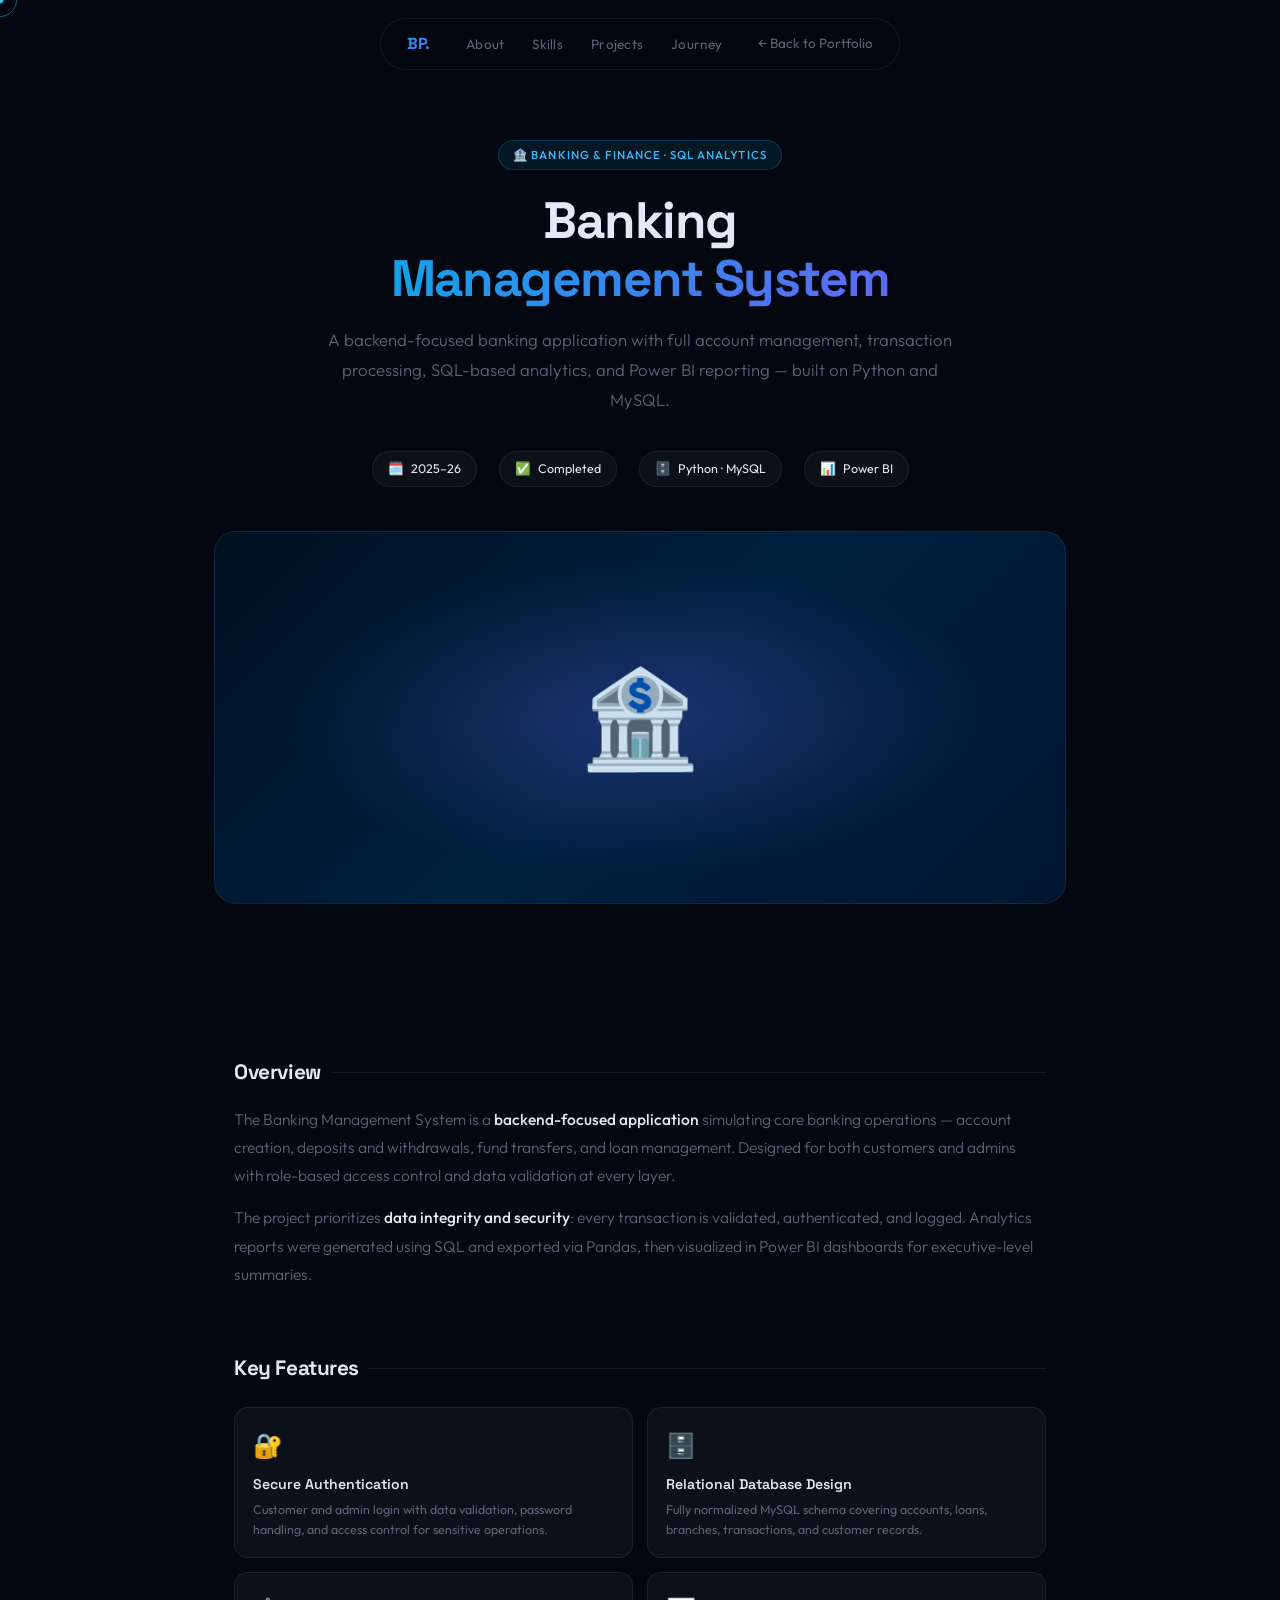
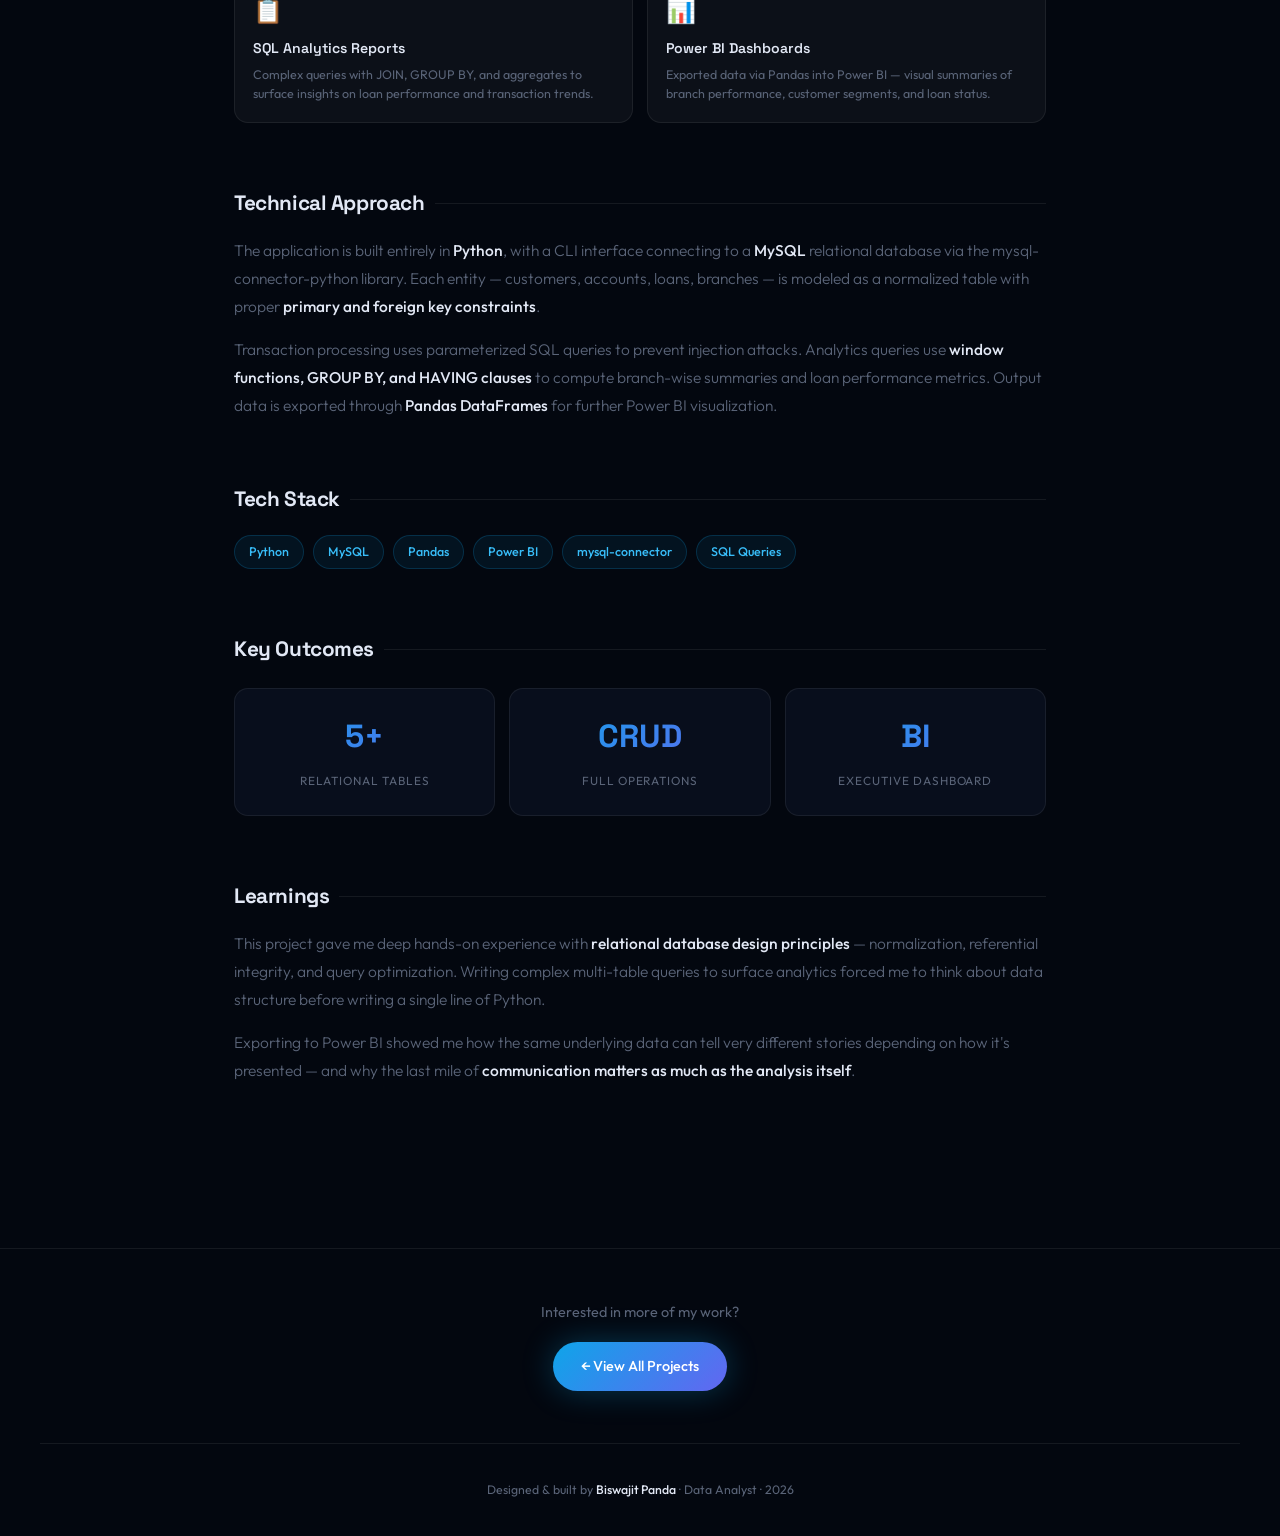
<file: projects/banking.html>
<!DOCTYPE html>
<html lang="en">
<head>
  <meta charset="UTF-8">
  <meta name="viewport" content="width=device-width, initial-scale=1.0">
  <title>Banking Management System — Biswajit Panda</title>
  <link rel="preconnect" href="https://fonts.googleapis.com">
  <link rel="preconnect" href="https://fonts.gstatic.com" crossorigin>
  <link href="https://fonts.googleapis.com/css2?family=Space+Grotesk:wght@300;400;500;600;700&family=Outfit:wght@200;300;400;500;600&display=swap" rel="stylesheet">
  <link rel="stylesheet" href="../css/shared.css">
  <link rel="stylesheet" href="project-layout.css">
</head>
<body>
  <div id="cursor-dot"></div>
  <div id="cursor-ring"></div>
  <div id="scroll-bar"></div>

  <nav id="navbar">
    <a href="../index.html" class="nav-logo">BP.</a>
    <ul class="nav-links">
      <li><a href="../index.html#about">About</a></li>
      <li><a href="../index.html#skills">Skills</a></li>
      <li><a href="../index.html#projects">Projects</a></li>
      <li><a href="../index.html#experience">Journey</a></li>
    </ul>
    <a href="../index.html" class="nav-back">← Back to Portfolio</a>
  </nav>

  <div class="proj-hero">
    <div class="proj-hero-badge">🏦 Banking & Finance · SQL Analytics</div>
    <h1>Banking<br><span class="grad-text">Management System</span></h1>
    <p class="proj-hero-desc">A backend-focused banking application with full account management, transaction processing, SQL-based analytics, and Power BI reporting — built on Python and MySQL.</p>
    <div class="proj-meta-row">
      <div class="proj-meta-chip">🗓️ <span>2025–26</span></div>
      <div class="proj-meta-chip">✅ <span>Completed</span></div>
      <div class="proj-meta-chip">🗄️ <span>Python · MySQL</span></div>
      <div class="proj-meta-chip">📊 <span>Power BI</span></div>
    </div>
    <div class="proj-visual-hero reveal" style="background:linear-gradient(135deg,#001020,#002040,#001530);">
      <div style="position:absolute;inset:0;background:radial-gradient(ellipse at 50% 50%,rgba(99,102,241,.28),transparent 60%);"></div>
      <span style="font-size:6rem;z-index:1;">🏦</span>
    </div>
  </div>

  <div class="proj-content">

    <div class="proj-section reveal">
      <div class="proj-section-title">Overview</div>
      <p>The Banking Management System is a <em>backend-focused application</em> simulating core banking operations — account creation, deposits and withdrawals, fund transfers, and loan management. Designed for both customers and admins with role-based access control and data validation at every layer.</p>
      <p>The project prioritizes <em>data integrity and security</em>: every transaction is validated, authenticated, and logged. Analytics reports were generated using SQL and exported via Pandas, then visualized in Power BI dashboards for executive-level summaries.</p>
    </div>

    <div class="proj-section reveal">
      <div class="proj-section-title">Key Features</div>
      <div class="proj-highlights">
        <div class="proj-highlight-card">
          <div class="phc-icon">🔐</div>
          <div class="phc-title">Secure Authentication</div>
          <div class="phc-desc">Customer and admin login with data validation, password handling, and access control for sensitive operations.</div>
        </div>
        <div class="proj-highlight-card">
          <div class="phc-icon">🗄️</div>
          <div class="phc-title">Relational Database Design</div>
          <div class="phc-desc">Fully normalized MySQL schema covering accounts, loans, branches, transactions, and customer records.</div>
        </div>
        <div class="proj-highlight-card">
          <div class="phc-icon">📋</div>
          <div class="phc-title">SQL Analytics Reports</div>
          <div class="phc-desc">Complex queries with JOIN, GROUP BY, and aggregates to surface insights on loan performance and transaction trends.</div>
        </div>
        <div class="proj-highlight-card">
          <div class="phc-icon">📊</div>
          <div class="phc-title">Power BI Dashboards</div>
          <div class="phc-desc">Exported data via Pandas into Power BI — visual summaries of branch performance, customer segments, and loan status.</div>
        </div>
      </div>
    </div>

    <div class="proj-section reveal">
      <div class="proj-section-title">Technical Approach</div>
      <p>The application is built entirely in <em>Python</em>, with a CLI interface connecting to a <em>MySQL</em> relational database via the mysql-connector-python library. Each entity — customers, accounts, loans, branches — is modeled as a normalized table with proper <em>primary and foreign key constraints</em>.</p>
      <p>Transaction processing uses parameterized SQL queries to prevent injection attacks. Analytics queries use <em>window functions, GROUP BY, and HAVING clauses</em> to compute branch-wise summaries and loan performance metrics. Output data is exported through <em>Pandas DataFrames</em> for further Power BI visualization.</p>
    </div>

    <div class="proj-section reveal">
      <div class="proj-section-title">Tech Stack</div>
      <div class="tech-stack">
        <span class="tech-pill">Python</span>
        <span class="tech-pill">MySQL</span>
        <span class="tech-pill">Pandas</span>
        <span class="tech-pill">Power BI</span>
        <span class="tech-pill">mysql-connector</span>
        <span class="tech-pill">SQL Queries</span>
      </div>
    </div>

    <div class="proj-section reveal">
      <div class="proj-section-title">Key Outcomes</div>
      <div class="results-grid">
        <div class="result-card">
          <span class="result-num">5+</span>
          <span class="result-label">Relational Tables</span>
        </div>
        <div class="result-card">
          <span class="result-num">CRUD</span>
          <span class="result-label">Full Operations</span>
        </div>
        <div class="result-card">
          <span class="result-num">BI</span>
          <span class="result-label">Executive Dashboard</span>
        </div>
      </div>
    </div>

    <div class="proj-section reveal">
      <div class="proj-section-title">Learnings</div>
      <p>This project gave me deep hands-on experience with <em>relational database design principles</em> — normalization, referential integrity, and query optimization. Writing complex multi-table queries to surface analytics forced me to think about data structure before writing a single line of Python.</p>
      <p>Exporting to Power BI showed me how the same underlying data can tell very different stories depending on how it's presented — and why the last mile of <em>communication matters as much as the analysis itself</em>.</p>
    </div>

  </div>

  <div class="back-cta">
    <p>Interested in more of my work?</p>
    <a href="../index.html#projects" class="btn-primary">← View All Projects</a>
  </div>

  <footer class="site-footer">
    <p>Designed & built by <strong>Biswajit Panda</strong> · Data Analyst · 2026</p>
  </footer>

  <script src="../js/shared.js"></script>
</body>
</html>
</file>
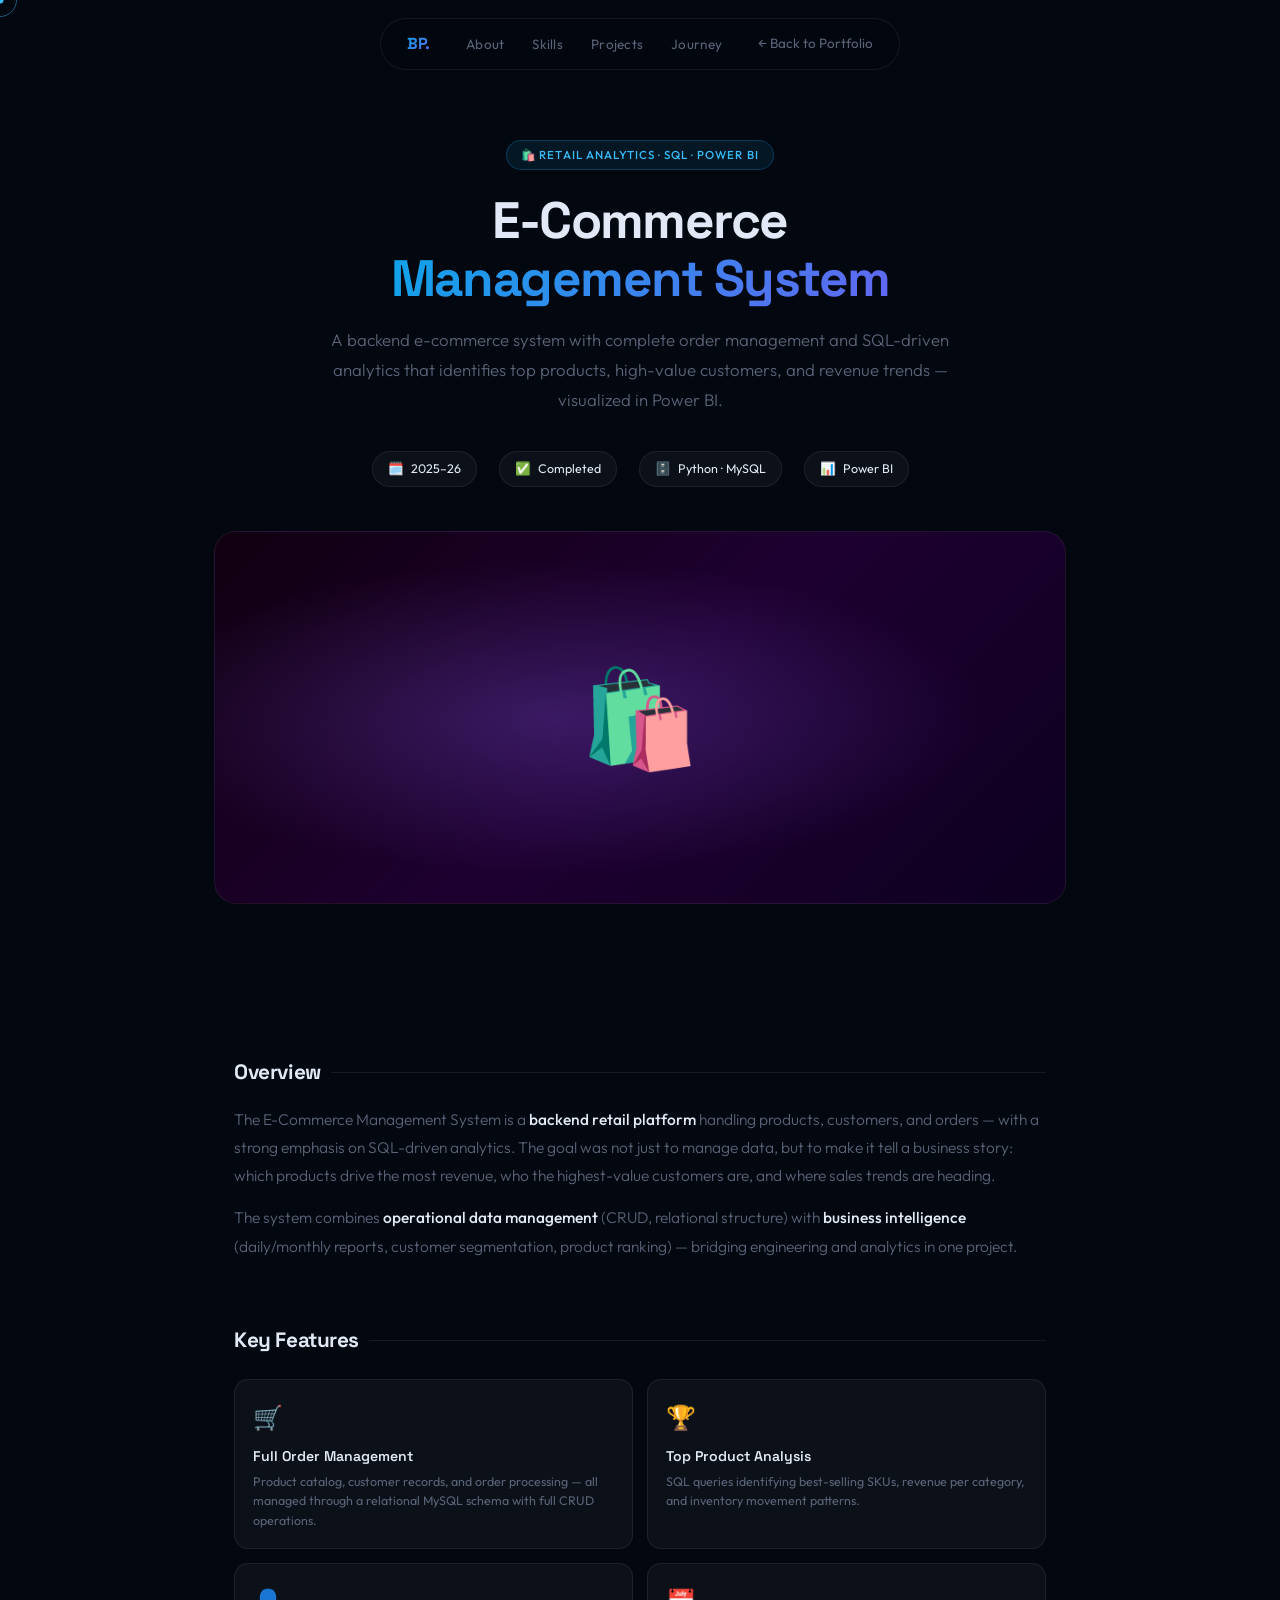
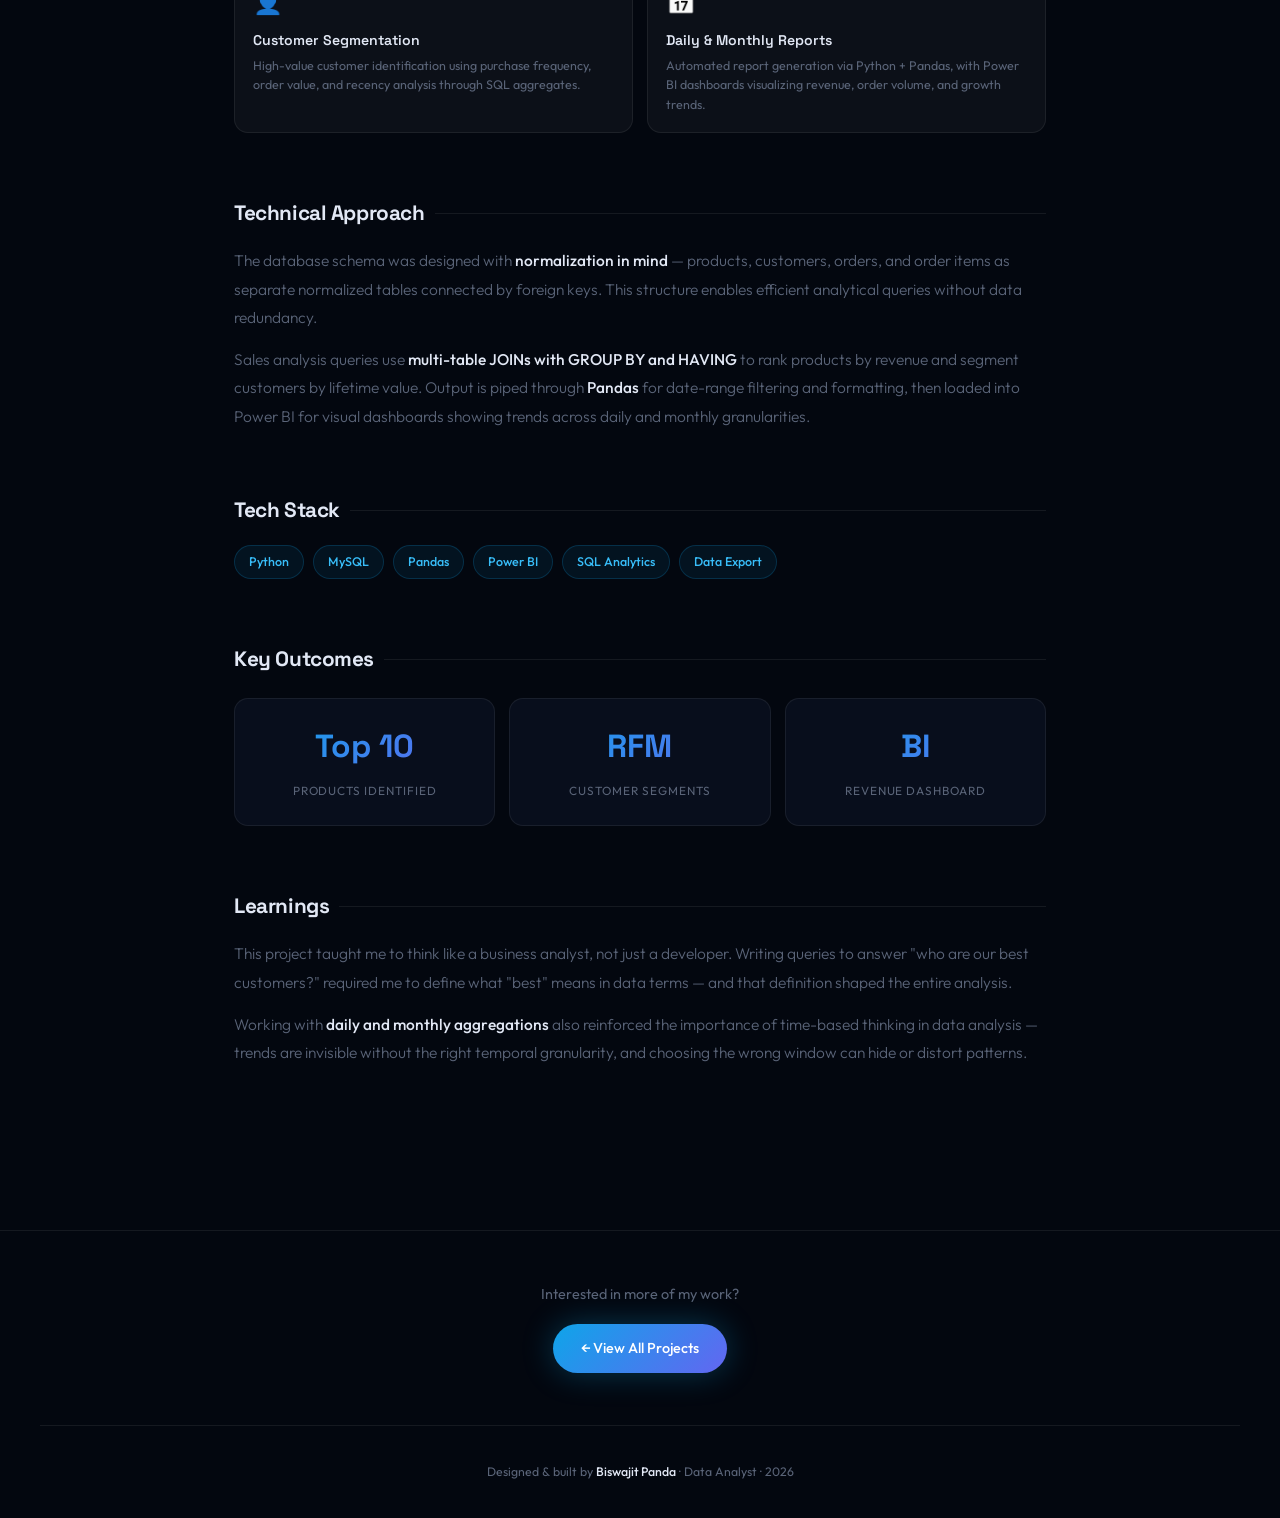
<file: projects/ecommerce.html>
<!DOCTYPE html>
<html lang="en">
<head>
  <meta charset="UTF-8">
  <meta name="viewport" content="width=device-width, initial-scale=1.0">
  <title>E-Commerce Management — Biswajit Panda</title>
  <link rel="preconnect" href="https://fonts.googleapis.com">
  <link rel="preconnect" href="https://fonts.gstatic.com" crossorigin>
  <link href="https://fonts.googleapis.com/css2?family=Space+Grotesk:wght@300;400;500;600;700&family=Outfit:wght@200;300;400;500;600&display=swap" rel="stylesheet">
  <link rel="stylesheet" href="../css/shared.css">
  <link rel="stylesheet" href="project-layout.css">
</head>
<body>
  <div id="cursor-dot"></div>
  <div id="cursor-ring"></div>
  <div id="scroll-bar"></div>

  <nav id="navbar">
    <a href="../index.html" class="nav-logo">BP.</a>
    <ul class="nav-links">
      <li><a href="../index.html#about">About</a></li>
      <li><a href="../index.html#skills">Skills</a></li>
      <li><a href="../index.html#projects">Projects</a></li>
      <li><a href="../index.html#experience">Journey</a></li>
    </ul>
    <a href="../index.html" class="nav-back">← Back to Portfolio</a>
  </nav>

  <div class="proj-hero">
    <div class="proj-hero-badge">🛍️ Retail Analytics · SQL · Power BI</div>
    <h1>E-Commerce<br><span class="grad-text">Management System</span></h1>
    <p class="proj-hero-desc">A backend e-commerce system with complete order management and SQL-driven analytics that identifies top products, high-value customers, and revenue trends — visualized in Power BI.</p>
    <div class="proj-meta-row">
      <div class="proj-meta-chip">🗓️ <span>2025–26</span></div>
      <div class="proj-meta-chip">✅ <span>Completed</span></div>
      <div class="proj-meta-chip">🗄️ <span>Python · MySQL</span></div>
      <div class="proj-meta-chip">📊 <span>Power BI</span></div>
    </div>
    <div class="proj-visual-hero reveal" style="background:linear-gradient(135deg,#100010,#1e0030,#0d0020);">
      <div style="position:absolute;inset:0;background:radial-gradient(ellipse at 40% 50%,rgba(139,92,246,.28),transparent 60%);"></div>
      <span style="font-size:6rem;z-index:1;">🛍️</span>
    </div>
  </div>

  <div class="proj-content">

    <div class="proj-section reveal">
      <div class="proj-section-title">Overview</div>
      <p>The E-Commerce Management System is a <em>backend retail platform</em> handling products, customers, and orders — with a strong emphasis on SQL-driven analytics. The goal was not just to manage data, but to make it tell a business story: which products drive the most revenue, who the highest-value customers are, and where sales trends are heading.</p>
      <p>The system combines <em>operational data management</em> (CRUD, relational structure) with <em>business intelligence</em> (daily/monthly reports, customer segmentation, product ranking) — bridging engineering and analytics in one project.</p>
    </div>

    <div class="proj-section reveal">
      <div class="proj-section-title">Key Features</div>
      <div class="proj-highlights">
        <div class="proj-highlight-card">
          <div class="phc-icon">🛒</div>
          <div class="phc-title">Full Order Management</div>
          <div class="phc-desc">Product catalog, customer records, and order processing — all managed through a relational MySQL schema with full CRUD operations.</div>
        </div>
        <div class="proj-highlight-card">
          <div class="phc-icon">🏆</div>
          <div class="phc-title">Top Product Analysis</div>
          <div class="phc-desc">SQL queries identifying best-selling SKUs, revenue per category, and inventory movement patterns.</div>
        </div>
        <div class="proj-highlight-card">
          <div class="phc-icon">👤</div>
          <div class="phc-title">Customer Segmentation</div>
          <div class="phc-desc">High-value customer identification using purchase frequency, order value, and recency analysis through SQL aggregates.</div>
        </div>
        <div class="proj-highlight-card">
          <div class="phc-icon">📅</div>
          <div class="phc-title">Daily & Monthly Reports</div>
          <div class="phc-desc">Automated report generation via Python + Pandas, with Power BI dashboards visualizing revenue, order volume, and growth trends.</div>
        </div>
      </div>
    </div>

    <div class="proj-section reveal">
      <div class="proj-section-title">Technical Approach</div>
      <p>The database schema was designed with <em>normalization in mind</em> — products, customers, orders, and order items as separate normalized tables connected by foreign keys. This structure enables efficient analytical queries without data redundancy.</p>
      <p>Sales analysis queries use <em>multi-table JOINs with GROUP BY and HAVING</em> to rank products by revenue and segment customers by lifetime value. Output is piped through <em>Pandas</em> for date-range filtering and formatting, then loaded into Power BI for visual dashboards showing trends across daily and monthly granularities.</p>
    </div>

    <div class="proj-section reveal">
      <div class="proj-section-title">Tech Stack</div>
      <div class="tech-stack">
        <span class="tech-pill">Python</span>
        <span class="tech-pill">MySQL</span>
        <span class="tech-pill">Pandas</span>
        <span class="tech-pill">Power BI</span>
        <span class="tech-pill">SQL Analytics</span>
        <span class="tech-pill">Data Export</span>
      </div>
    </div>

    <div class="proj-section reveal">
      <div class="proj-section-title">Key Outcomes</div>
      <div class="results-grid">
        <div class="result-card">
          <span class="result-num">Top 10</span>
          <span class="result-label">Products Identified</span>
        </div>
        <div class="result-card">
          <span class="result-num">RFM</span>
          <span class="result-label">Customer Segments</span>
        </div>
        <div class="result-card">
          <span class="result-num">BI</span>
          <span class="result-label">Revenue Dashboard</span>
        </div>
      </div>
    </div>

    <div class="proj-section reveal">
      <div class="proj-section-title">Learnings</div>
      <p>This project taught me to think like a business analyst, not just a developer. Writing queries to answer "who are our best customers?" required me to define what "best" means in data terms — and that definition shaped the entire analysis.</p>
      <p>Working with <em>daily and monthly aggregations</em> also reinforced the importance of time-based thinking in data analysis — trends are invisible without the right temporal granularity, and choosing the wrong window can hide or distort patterns.</p>
    </div>

  </div>

  <div class="back-cta">
    <p>Interested in more of my work?</p>
    <a href="../index.html#projects" class="btn-primary">← View All Projects</a>
  </div>

  <footer class="site-footer">
    <p>Designed & built by <strong>Biswajit Panda</strong> · Data Analyst · 2026</p>
  </footer>

  <script src="../js/shared.js"></script>
</body>
</html>
</file>
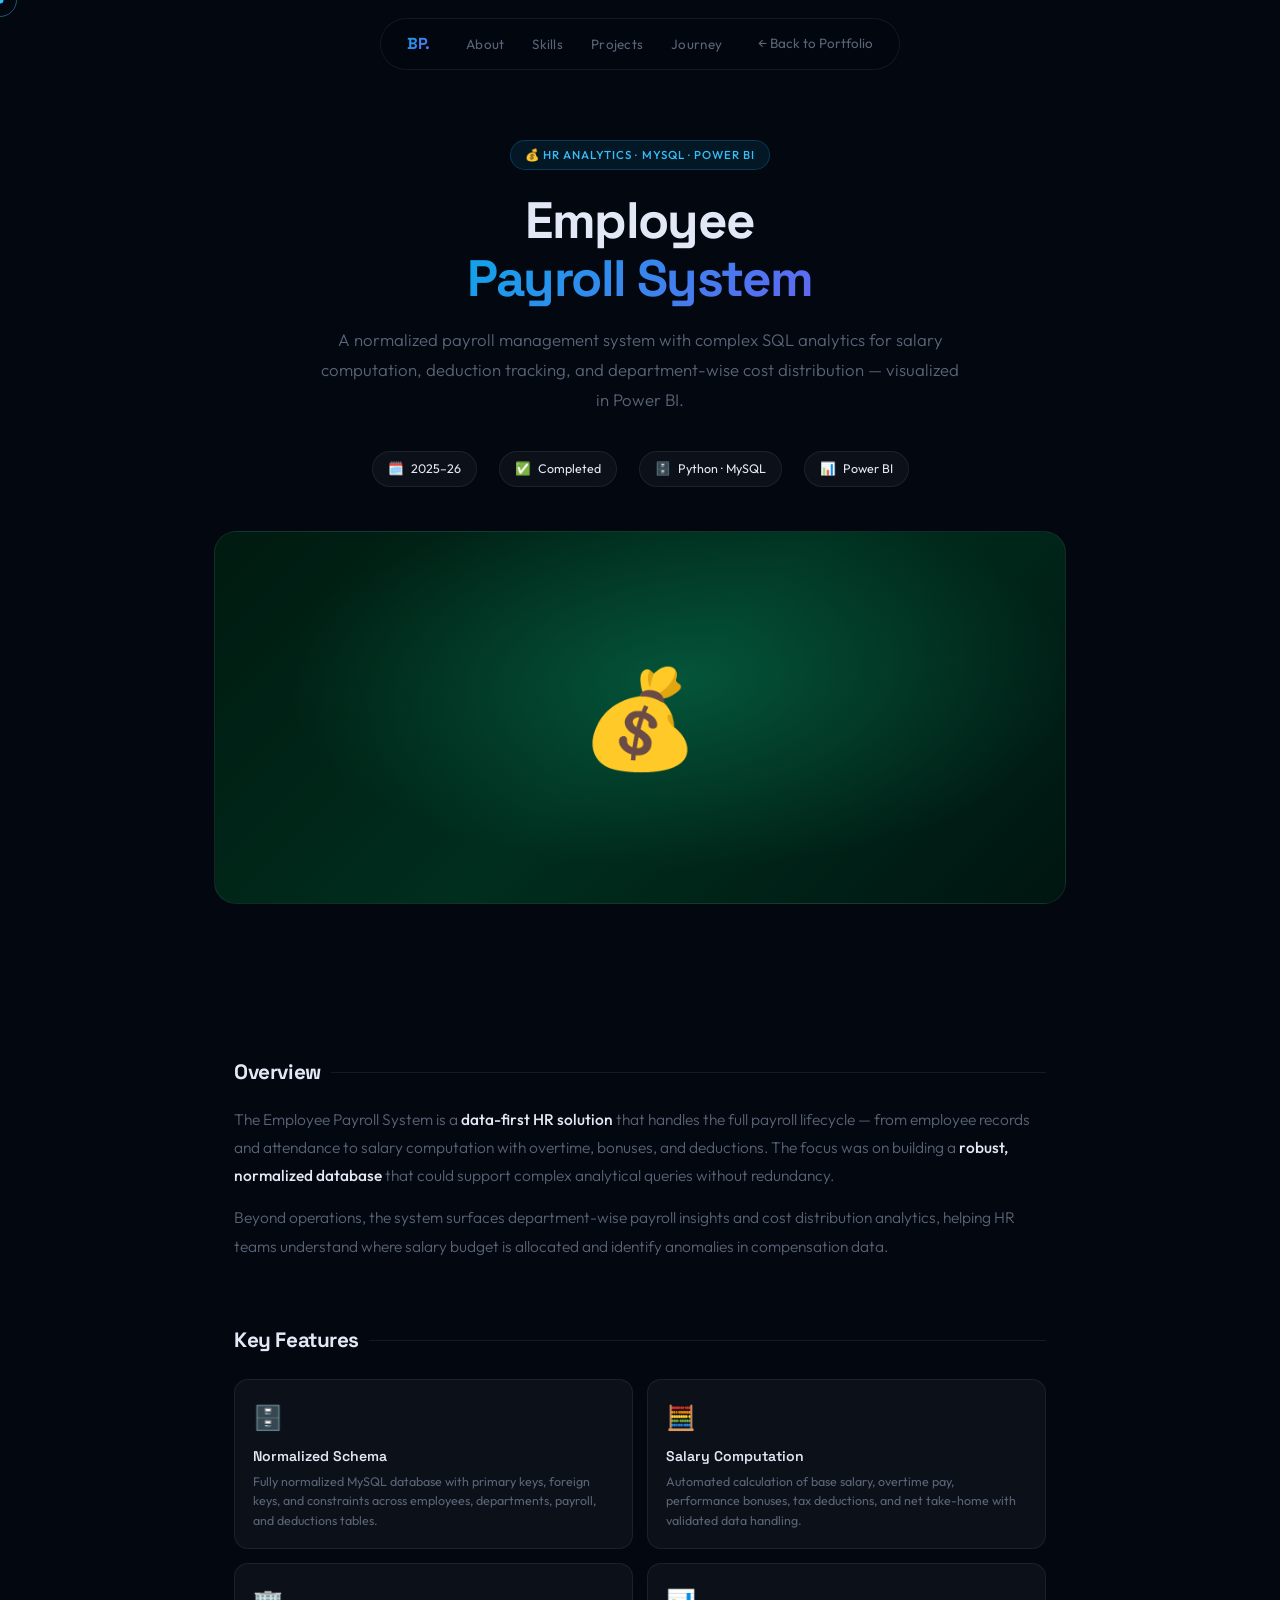
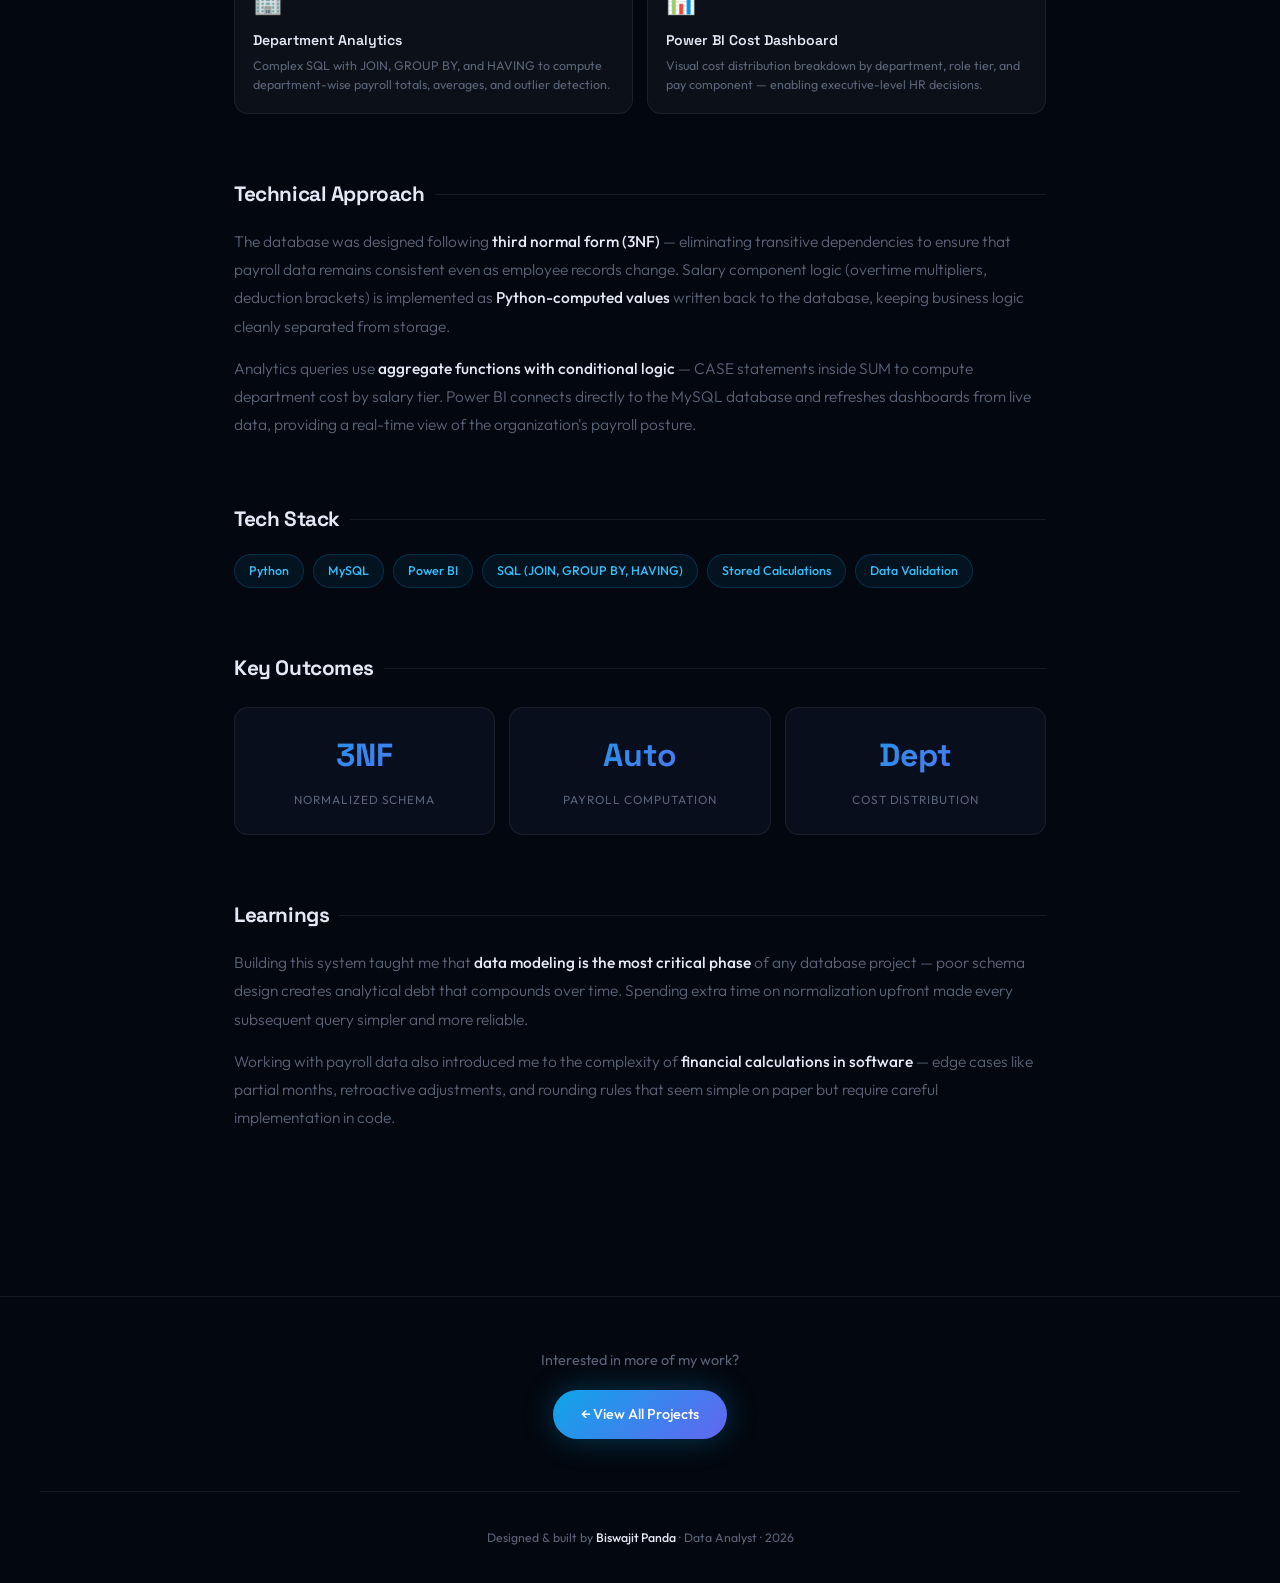
<file: projects/payroll.html>
<!DOCTYPE html>
<html lang="en">
<head>
  <meta charset="UTF-8">
  <meta name="viewport" content="width=device-width, initial-scale=1.0">
  <title>Employee Payroll System — Biswajit Panda</title>
  <link rel="preconnect" href="https://fonts.googleapis.com">
  <link rel="preconnect" href="https://fonts.gstatic.com" crossorigin>
  <link href="https://fonts.googleapis.com/css2?family=Space+Grotesk:wght@300;400;500;600;700&family=Outfit:wght@200;300;400;500;600&display=swap" rel="stylesheet">
  <link rel="stylesheet" href="../css/shared.css">
  <link rel="stylesheet" href="project-layout.css">
</head>
<body>
  <div id="cursor-dot"></div>
  <div id="cursor-ring"></div>
  <div id="scroll-bar"></div>

  <nav id="navbar">
    <a href="../index.html" class="nav-logo">BP.</a>
    <ul class="nav-links">
      <li><a href="../index.html#about">About</a></li>
      <li><a href="../index.html#skills">Skills</a></li>
      <li><a href="../index.html#projects">Projects</a></li>
      <li><a href="../index.html#experience">Journey</a></li>
    </ul>
    <a href="../index.html" class="nav-back">← Back to Portfolio</a>
  </nav>

  <div class="proj-hero">
    <div class="proj-hero-badge">💰 HR Analytics · MySQL · Power BI</div>
    <h1>Employee<br><span class="grad-text">Payroll System</span></h1>
    <p class="proj-hero-desc">A normalized payroll management system with complex SQL analytics for salary computation, deduction tracking, and department-wise cost distribution — visualized in Power BI.</p>
    <div class="proj-meta-row">
      <div class="proj-meta-chip">🗓️ <span>2025–26</span></div>
      <div class="proj-meta-chip">✅ <span>Completed</span></div>
      <div class="proj-meta-chip">🗄️ <span>Python · MySQL</span></div>
      <div class="proj-meta-chip">📊 <span>Power BI</span></div>
    </div>
    <div class="proj-visual-hero reveal" style="background:linear-gradient(135deg,#001a10,#002e1e,#001510);">
      <div style="position:absolute;inset:0;background:radial-gradient(ellipse at 55% 40%,rgba(16,185,129,.28),transparent 60%);"></div>
      <span style="font-size:6rem;z-index:1;">💰</span>
    </div>
  </div>

  <div class="proj-content">

    <div class="proj-section reveal">
      <div class="proj-section-title">Overview</div>
      <p>The Employee Payroll System is a <em>data-first HR solution</em> that handles the full payroll lifecycle — from employee records and attendance to salary computation with overtime, bonuses, and deductions. The focus was on building a <em>robust, normalized database</em> that could support complex analytical queries without redundancy.</p>
      <p>Beyond operations, the system surfaces department-wise payroll insights and cost distribution analytics, helping HR teams understand where salary budget is allocated and identify anomalies in compensation data.</p>
    </div>

    <div class="proj-section reveal">
      <div class="proj-section-title">Key Features</div>
      <div class="proj-highlights">
        <div class="proj-highlight-card">
          <div class="phc-icon">🗄️</div>
          <div class="phc-title">Normalized Schema</div>
          <div class="phc-desc">Fully normalized MySQL database with primary keys, foreign keys, and constraints across employees, departments, payroll, and deductions tables.</div>
        </div>
        <div class="proj-highlight-card">
          <div class="phc-icon">🧮</div>
          <div class="phc-title">Salary Computation</div>
          <div class="phc-desc">Automated calculation of base salary, overtime pay, performance bonuses, tax deductions, and net take-home with validated data handling.</div>
        </div>
        <div class="proj-highlight-card">
          <div class="phc-icon">🏢</div>
          <div class="phc-title">Department Analytics</div>
          <div class="phc-desc">Complex SQL with JOIN, GROUP BY, and HAVING to compute department-wise payroll totals, averages, and outlier detection.</div>
        </div>
        <div class="proj-highlight-card">
          <div class="phc-icon">📊</div>
          <div class="phc-title">Power BI Cost Dashboard</div>
          <div class="phc-desc">Visual cost distribution breakdown by department, role tier, and pay component — enabling executive-level HR decisions.</div>
        </div>
      </div>
    </div>

    <div class="proj-section reveal">
      <div class="proj-section-title">Technical Approach</div>
      <p>The database was designed following <em>third normal form (3NF)</em> — eliminating transitive dependencies to ensure that payroll data remains consistent even as employee records change. Salary component logic (overtime multipliers, deduction brackets) is implemented as <em>Python-computed values</em> written back to the database, keeping business logic cleanly separated from storage.</p>
      <p>Analytics queries use <em>aggregate functions with conditional logic</em> — CASE statements inside SUM to compute department cost by salary tier. Power BI connects directly to the MySQL database and refreshes dashboards from live data, providing a real-time view of the organization's payroll posture.</p>
    </div>

    <div class="proj-section reveal">
      <div class="proj-section-title">Tech Stack</div>
      <div class="tech-stack">
        <span class="tech-pill">Python</span>
        <span class="tech-pill">MySQL</span>
        <span class="tech-pill">Power BI</span>
        <span class="tech-pill">SQL (JOIN, GROUP BY, HAVING)</span>
        <span class="tech-pill">Stored Calculations</span>
        <span class="tech-pill">Data Validation</span>
      </div>
    </div>

    <div class="proj-section reveal">
      <div class="proj-section-title">Key Outcomes</div>
      <div class="results-grid">
        <div class="result-card">
          <span class="result-num">3NF</span>
          <span class="result-label">Normalized Schema</span>
        </div>
        <div class="result-card">
          <span class="result-num">Auto</span>
          <span class="result-label">Payroll Computation</span>
        </div>
        <div class="result-card">
          <span class="result-num">Dept</span>
          <span class="result-label">Cost Distribution</span>
        </div>
      </div>
    </div>

    <div class="proj-section reveal">
      <div class="proj-section-title">Learnings</div>
      <p>Building this system taught me that <em>data modeling is the most critical phase</em> of any database project — poor schema design creates analytical debt that compounds over time. Spending extra time on normalization upfront made every subsequent query simpler and more reliable.</p>
      <p>Working with payroll data also introduced me to the complexity of <em>financial calculations in software</em> — edge cases like partial months, retroactive adjustments, and rounding rules that seem simple on paper but require careful implementation in code.</p>
    </div>

  </div>

  <div class="back-cta">
    <p>Interested in more of my work?</p>
    <a href="../index.html#projects" class="btn-primary">← View All Projects</a>
  </div>

  <footer class="site-footer">
    <p>Designed & built by <strong>Biswajit Panda</strong> · Data Analyst · 2026</p>
  </footer>

  <script src="../js/shared.js"></script>
</body>
</html>
</file>
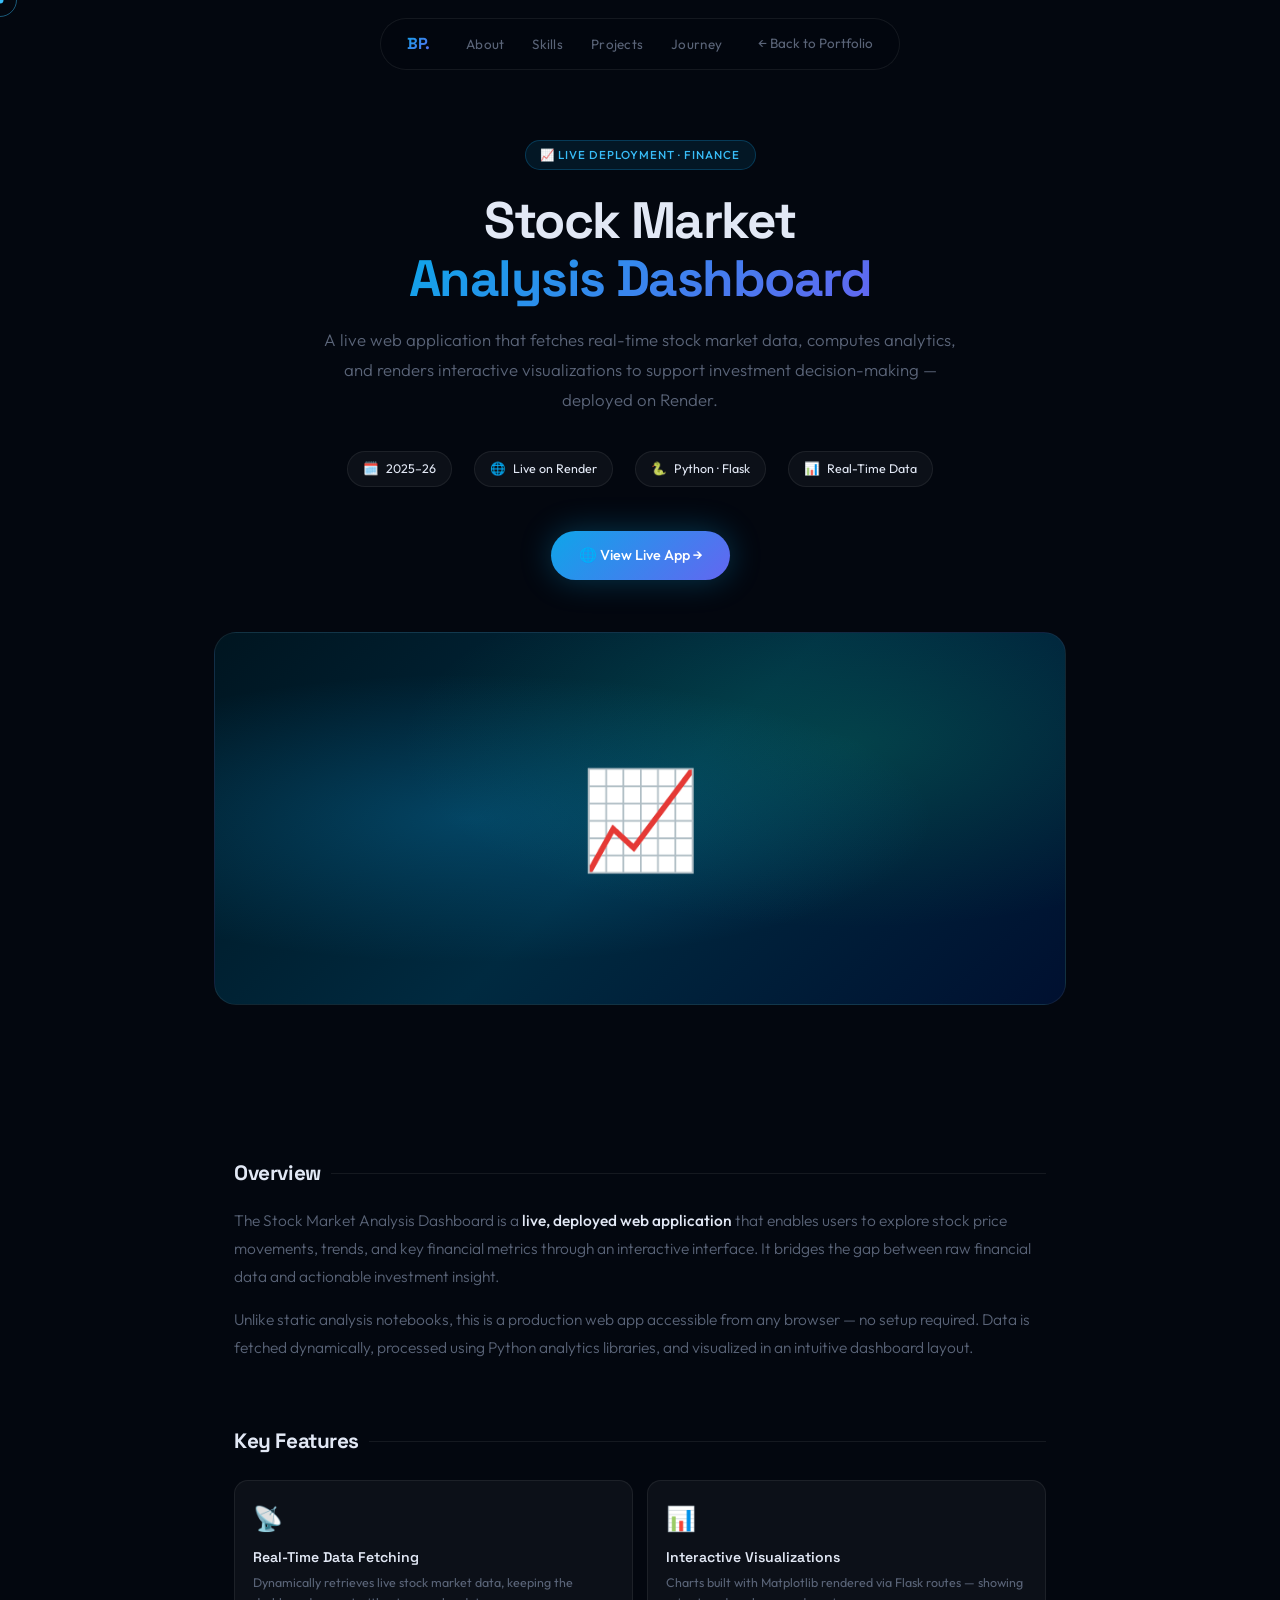
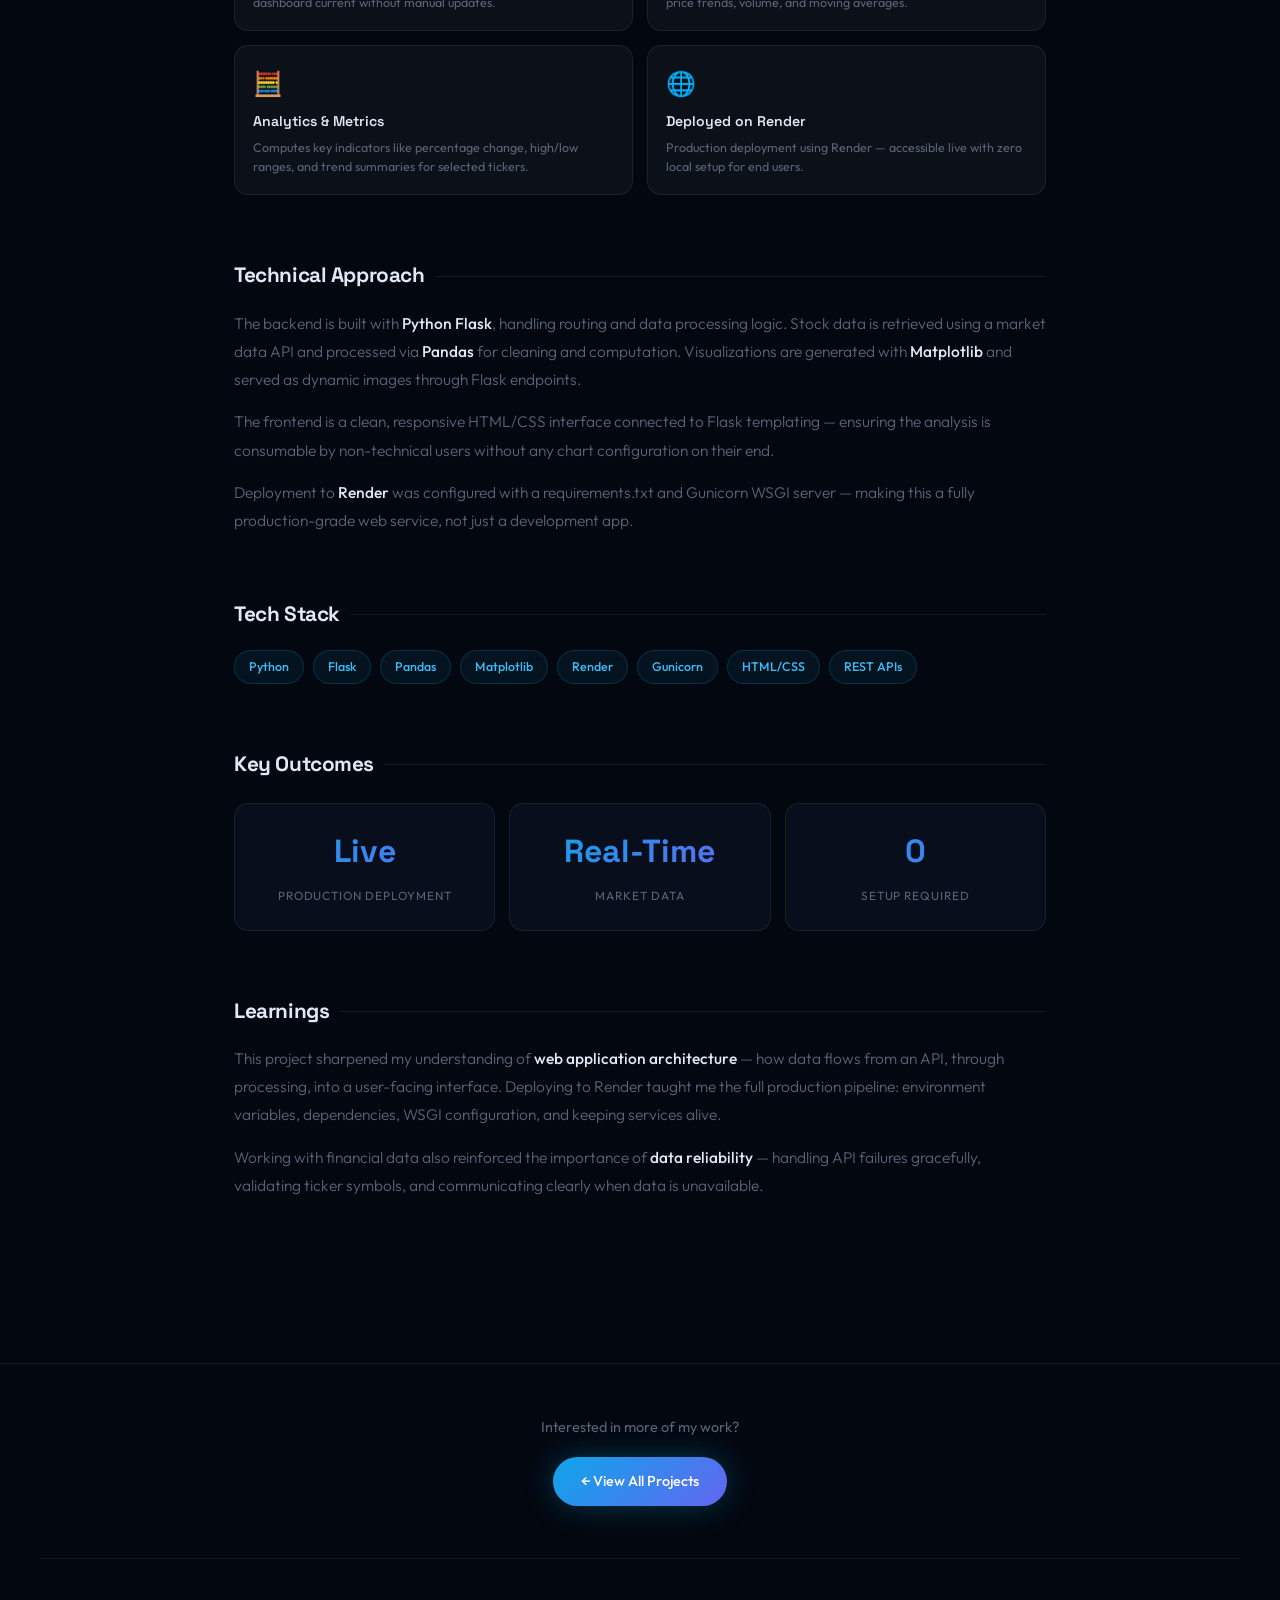
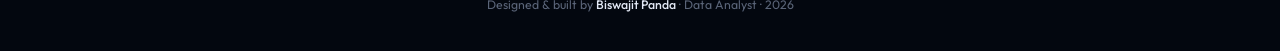
<file: projects/stock-analysis.html>
<!DOCTYPE html>
<html lang="en">
<head>
  <meta charset="UTF-8">
  <meta name="viewport" content="width=device-width, initial-scale=1.0">
  <title>Stock Market Dashboard — Biswajit Panda</title>
  <link rel="preconnect" href="https://fonts.googleapis.com">
  <link rel="preconnect" href="https://fonts.gstatic.com" crossorigin>
  <link href="https://fonts.googleapis.com/css2?family=Space+Grotesk:wght@300;400;500;600;700&family=Outfit:wght@200;300;400;500;600&display=swap" rel="stylesheet">
  <link rel="stylesheet" href="../css/shared.css">
  <link rel="stylesheet" href="project-layout.css">
</head>
<body>
  <div id="cursor-dot"></div>
  <div id="cursor-ring"></div>
  <div id="scroll-bar"></div>

  <nav id="navbar">
    <a href="../index.html" class="nav-logo">BP.</a>
    <ul class="nav-links">
      <li><a href="../index.html#about">About</a></li>
      <li><a href="../index.html#skills">Skills</a></li>
      <li><a href="../index.html#projects">Projects</a></li>
      <li><a href="../index.html#experience">Journey</a></li>
    </ul>
    <a href="../index.html" class="nav-back">← Back to Portfolio</a>
  </nav>

  <div class="proj-hero">
    <div class="proj-hero-badge">📈 Live Deployment · Finance</div>
    <h1>Stock Market<br><span class="grad-text">Analysis Dashboard</span></h1>
    <p class="proj-hero-desc">A live web application that fetches real-time stock market data, computes analytics, and renders interactive visualizations to support investment decision-making — deployed on Render.</p>
    <div class="proj-meta-row">
      <div class="proj-meta-chip">🗓️ <span>2025–26</span></div>
      <div class="proj-meta-chip">🌐 <span>Live on Render</span></div>
      <div class="proj-meta-chip">🐍 <span>Python · Flask</span></div>
      <div class="proj-meta-chip">📊 <span>Real-Time Data</span></div>
    </div>
    <div style="display:flex;gap:14px;justify-content:center;flex-wrap:wrap;margin-bottom:52px;">
      <a href="https://stock-analysis-ufbl.onrender.com/" target="_blank" class="btn-primary">🌐 View Live App →</a>
    </div>
    <div class="proj-visual-hero reveal" style="background:linear-gradient(135deg,#001520,#002a40,#001030);">
      <div style="position:absolute;inset:0;background:radial-gradient(ellipse at 30% 50%,rgba(14,165,233,.25),transparent 55%),radial-gradient(ellipse at 75% 30%,rgba(16,185,129,.2),transparent 50%);"></div>
      <span style="font-size:6rem;z-index:1;">📈</span>
    </div>
  </div>

  <div class="proj-content">

    <div class="proj-section reveal">
      <div class="proj-section-title">Overview</div>
      <p>The Stock Market Analysis Dashboard is a <em>live, deployed web application</em> that enables users to explore stock price movements, trends, and key financial metrics through an interactive interface. It bridges the gap between raw financial data and actionable investment insight.</p>
      <p>Unlike static analysis notebooks, this is a production web app accessible from any browser — no setup required. Data is fetched dynamically, processed using Python analytics libraries, and visualized in an intuitive dashboard layout.</p>
    </div>

    <div class="proj-section reveal">
      <div class="proj-section-title">Key Features</div>
      <div class="proj-highlights">
        <div class="proj-highlight-card">
          <div class="phc-icon">📡</div>
          <div class="phc-title">Real-Time Data Fetching</div>
          <div class="phc-desc">Dynamically retrieves live stock market data, keeping the dashboard current without manual updates.</div>
        </div>
        <div class="proj-highlight-card">
          <div class="phc-icon">📊</div>
          <div class="phc-title">Interactive Visualizations</div>
          <div class="phc-desc">Charts built with Matplotlib rendered via Flask routes — showing price trends, volume, and moving averages.</div>
        </div>
        <div class="proj-highlight-card">
          <div class="phc-icon">🧮</div>
          <div class="phc-title">Analytics & Metrics</div>
          <div class="phc-desc">Computes key indicators like percentage change, high/low ranges, and trend summaries for selected tickers.</div>
        </div>
        <div class="proj-highlight-card">
          <div class="phc-icon">🌐</div>
          <div class="phc-title">Deployed on Render</div>
          <div class="phc-desc">Production deployment using Render — accessible live with zero local setup for end users.</div>
        </div>
      </div>
    </div>

    <div class="proj-section reveal">
      <div class="proj-section-title">Technical Approach</div>
      <p>The backend is built with <em>Python Flask</em>, handling routing and data processing logic. Stock data is retrieved using a market data API and processed via <em>Pandas</em> for cleaning and computation. Visualizations are generated with <em>Matplotlib</em> and served as dynamic images through Flask endpoints.</p>
      <p>The frontend is a clean, responsive HTML/CSS interface connected to Flask templating — ensuring the analysis is consumable by non-technical users without any chart configuration on their end.</p>
      <p>Deployment to <em>Render</em> was configured with a requirements.txt and Gunicorn WSGI server — making this a fully production-grade web service, not just a development app.</p>
    </div>

    <div class="proj-section reveal">
      <div class="proj-section-title">Tech Stack</div>
      <div class="tech-stack">
        <span class="tech-pill">Python</span>
        <span class="tech-pill">Flask</span>
        <span class="tech-pill">Pandas</span>
        <span class="tech-pill">Matplotlib</span>
        <span class="tech-pill">Render</span>
        <span class="tech-pill">Gunicorn</span>
        <span class="tech-pill">HTML/CSS</span>
        <span class="tech-pill">REST APIs</span>
      </div>
    </div>

    <div class="proj-section reveal">
      <div class="proj-section-title">Key Outcomes</div>
      <div class="results-grid">
        <div class="result-card">
          <span class="result-num">Live</span>
          <span class="result-label">Production Deployment</span>
        </div>
        <div class="result-card">
          <span class="result-num">Real-Time</span>
          <span class="result-label">Market Data</span>
        </div>
        <div class="result-card">
          <span class="result-num">0</span>
          <span class="result-label">Setup Required</span>
        </div>
      </div>
    </div>

    <div class="proj-section reveal">
      <div class="proj-section-title">Learnings</div>
      <p>This project sharpened my understanding of <em>web application architecture</em> — how data flows from an API, through processing, into a user-facing interface. Deploying to Render taught me the full production pipeline: environment variables, dependencies, WSGI configuration, and keeping services alive.</p>
      <p>Working with financial data also reinforced the importance of <em>data reliability</em> — handling API failures gracefully, validating ticker symbols, and communicating clearly when data is unavailable.</p>
    </div>

  </div>

  <div class="back-cta">
    <p>Interested in more of my work?</p>
    <a href="../index.html#projects" class="btn-primary">← View All Projects</a>
  </div>

  <footer class="site-footer">
    <p>Designed & built by <strong>Biswajit Panda</strong> · Data Analyst · 2026</p>
  </footer>

  <script src="../js/shared.js"></script>
</body>
</html>
</file>
<file: css/shared.css>
/* ============ RESET & VARIABLES ============ */
*, *::before, *::after { margin: 0; padding: 0; box-sizing: border-box; }

:root {
  --bg:        #03070f;
  --surface:   #080e1c;
  --surface2:  #0d1526;
  --glass:     rgba(255,255,255,0.04);
  --border:    rgba(255,255,255,0.07);
  --text:      #e2e8f5;
  --muted:     #5a6478;
  --accent1:   #0ea5e9;
  --accent2:   #38bdf8;
  --accent3:   #0284c7;
  --emerald:   #10b981;
  --grad:      linear-gradient(135deg, #0ea5e9, #6366f1);
  --grad2:     linear-gradient(135deg, #6366f1, #10b981);
  --grad3:     linear-gradient(135deg, #0ea5e9, #10b981);
  --font-head: 'Space Grotesk', sans-serif;
  --font-body: 'Outfit', sans-serif;
  --radius:    14px;
  --radius-lg: 22px;
}

html { scroll-behavior: smooth; }
body {
  font-family: var(--font-body);
  background: var(--bg);
  color: var(--text);
  overflow-x: hidden;
  cursor: none;
  line-height: 1.6;
}

/* ============ CUSTOM CURSOR ============ */
#cursor-dot {
  position: fixed; width: 7px; height: 7px;
  background: var(--accent2); border-radius: 50%;
  pointer-events: none; z-index: 9999;
  transform: translate(-50%,-50%);
  transition: background .2s;
}
#cursor-ring {
  position: fixed; width: 34px; height: 34px;
  border: 1.5px solid rgba(56,189,248,0.45); border-radius: 50%;
  pointer-events: none; z-index: 9998;
  transform: translate(-50%,-50%);
  transition: width .15s, height .15s, border-color .15s;
}

/* ============ SCROLL PROGRESS ============ */
#scroll-bar {
  position: fixed; top: 0; left: 0; height: 2px;
  background: var(--grad); z-index: 9997; width: 0%;
  transition: width .1s;
}

/* ============ NAVBAR ============ */
nav#navbar {
  position: fixed; top: 18px; left: 50%;
  transform: translateX(-50%); z-index: 200;
  display: flex; align-items: center; gap: 36px;
  padding: 12px 26px;
  background: rgba(3,7,15,0.75);
  border: 1px solid var(--border); border-radius: 100px;
  backdrop-filter: blur(28px);
  transition: background .3s, box-shadow .3s;
  white-space: nowrap;
}
nav#navbar.scrolled {
  background: rgba(3,7,15,0.97);
  box-shadow: 0 8px 48px rgba(0,0,0,.6);
}
.nav-logo {
  font-family: var(--font-head); font-weight: 700; font-size: 1rem;
  background: var(--grad); -webkit-background-clip: text;
  -webkit-text-fill-color: transparent; background-clip: text;
  text-decoration: none; letter-spacing: -.02em;
}
.nav-links { display: flex; list-style: none; gap: 28px; }
.nav-links a {
  text-decoration: none; color: var(--muted); font-size: .84rem;
  font-weight: 400; letter-spacing: .02em; transition: color .2s;
}
.nav-links a:hover, .nav-links a.active { color: var(--text); }
.nav-cta {
  padding: 7px 18px;
  background: var(--grad); border-radius: 100px;
  color: #fff !important; font-weight: 500; font-size: .84rem;
  text-decoration: none; transition: opacity .2s, transform .2s;
  box-shadow: 0 0 20px rgba(14,165,233,.25);
}
.nav-cta:hover { opacity: .88; transform: scale(1.03); }
.nav-back {
  display: flex; align-items: center; gap: 6px;
  color: var(--muted); font-size: .84rem; text-decoration: none;
  transition: color .2s;
}
.nav-back:hover { color: var(--text); }

/* ============ BUTTONS ============ */
.btn-primary {
  padding: 13px 28px; background: var(--grad); border: none;
  border-radius: 100px; color: #fff; font-family: var(--font-body);
  font-weight: 500; font-size: .9rem; cursor: pointer;
  text-decoration: none; display: inline-flex; align-items: center; gap: 8px;
  transition: transform .2s, box-shadow .2s;
  box-shadow: 0 0 32px rgba(14,165,233,.3);
}
.btn-primary:hover { transform: translateY(-2px); box-shadow: 0 8px 36px rgba(14,165,233,.5); }
.btn-outline {
  padding: 13px 28px; background: transparent;
  border: 1px solid var(--border); border-radius: 100px; color: var(--text);
  font-family: var(--font-body); font-weight: 400; font-size: .9rem;
  cursor: pointer; text-decoration: none; display: inline-flex;
  align-items: center; gap: 8px; transition: border-color .2s, background .2s;
}
.btn-outline:hover { border-color: var(--accent2); background: rgba(56,189,248,.06); }

/* ============ REVEAL ANIMATIONS ============ */
.reveal {
  opacity: 0; transform: translateY(26px);
  transition: opacity .7s ease, transform .7s ease;
}
.reveal.visible { opacity: 1; transform: none; }
.reveal-delay-1 { transition-delay: .12s; }
.reveal-delay-2 { transition-delay: .24s; }
.reveal-delay-3 { transition-delay: .36s; }
.reveal-delay-4 { transition-delay: .48s; }

/* ============ SECTION SHARED ============ */
.section-tag {
  display: inline-flex; align-items: center; gap: 8px;
  font-size: .72rem; text-transform: uppercase; letter-spacing: .12em;
  color: var(--accent2); font-weight: 600; margin-bottom: 14px;
}
.section-tag::before {
  content: ''; display: block; width: 16px; height: 1px; background: var(--accent2);
}
.section-title {
  font-family: var(--font-head); font-size: clamp(1.85rem,3.5vw,2.7rem);
  font-weight: 700; letter-spacing: -.025em; line-height: 1.15; margin-bottom: 14px;
}
.section-desc {
  color: var(--muted); font-size: .97rem; line-height: 1.75; font-weight: 300;
}
.grad-text {
  background: var(--grad); -webkit-background-clip: text;
  -webkit-text-fill-color: transparent; background-clip: text;
}

/* ============ FOOTER ============ */
.site-footer {
  border-top: 1px solid var(--border); padding: 36px 24px;
  text-align: center; font-size: .77rem; color: var(--muted);
  max-width: 1200px; margin: 0 auto;
}
.site-footer strong { color: var(--text); font-weight: 500; }
.site-footer a { color: var(--accent2); text-decoration: none; }

/* ============ KEYFRAMES ============ */
@keyframes fadeUp {
  from { opacity:0; transform:translateY(22px); }
  to   { opacity:1; transform:none; }
}
@keyframes pulse {
  0%,100% { opacity:1; transform:scale(1); }
  50%      { opacity:.5; transform:scale(.82); }
}
@keyframes scrollLine {
  0%,100% { opacity:1; transform:scaleY(1); }
  50%      { opacity:.25; transform:scaleY(.4); }
}
@keyframes float {
  0%,100% { transform: translateY(0px); }
  50%      { transform: translateY(-8px); }
}
@keyframes shimmer {
  0% { background-position: -200% center; }
  100% { background-position: 200% center; }
}

/* ============ RESPONSIVE NAV ============ */
@media (max-width:900px) {
  nav#navbar { gap: 18px; padding: 10px 16px; }
  .nav-links { display: none; }
}
</file>
<file: projects/project-layout.css>
/* ===== PROJECT PAGE LAYOUT ===== */
.proj-hero {
  padding: 140px 24px 80px;
  max-width: 900px;
  margin: 0 auto;
  text-align: center;
}

.proj-hero-badge {
  display: inline-flex;
  align-items: center;
  gap: 8px;
  padding: 5px 14px;
  background: rgba(14, 165, 233, .1);
  border: 1px solid rgba(14, 165, 233, .25);
  border-radius: 100px;
  font-size: .72rem;
  color: var(--accent2);
  letter-spacing: .09em;
  text-transform: uppercase;
  font-weight: 500;
  margin-bottom: 22px;
}

.proj-hero h1 {
  font-family: var(--font-head);
  font-size: clamp(1.9rem, 4vw, 3.4rem);
  font-weight: 700;
  letter-spacing: -.03em;
  line-height: 1.12;
  margin-bottom: 18px;
}

.proj-hero-desc {
  font-size: 1.05rem;
  color: var(--muted);
  line-height: 1.78;
  font-weight: 300;
  max-width: 640px;
  margin: 0 auto 36px;
}

.proj-meta-row {
  display: flex;
  justify-content: center;
  gap: 22px;
  flex-wrap: wrap;
  margin-bottom: 44px;
}

.proj-meta-chip {
  display: flex;
  align-items: center;
  gap: 7px;
  padding: 7px 15px;
  background: var(--glass);
  border: 1px solid var(--border);
  border-radius: 100px;
  font-size: .78rem;
  color: var(--text);
}

.proj-meta-chip .chip-label { color: var(--muted); font-size: .7rem; }

.proj-visual-hero {
  width: 100%;
  aspect-ratio: 16/7;
  border-radius: var(--radius-lg);
  display: flex;
  align-items: center;
  justify-content: center;
  font-size: 5rem;
  position: relative;
  overflow: hidden;
  border: 1px solid var(--border);
  margin-bottom: 72px;
}

/* ===== CONTENT SECTIONS ===== */
.proj-content {
  max-width: 860px;
  margin: 0 auto;
  padding: 0 24px 100px;
}

.proj-section {
  margin-bottom: 64px;
}

.proj-section-title {
  font-family: var(--font-head);
  font-size: 1.3rem;
  font-weight: 700;
  letter-spacing: -.02em;
  margin-bottom: 16px;
  display: flex;
  align-items: center;
  gap: 10px;
}

.proj-section-title::after {
  content: '';
  flex: 1;
  height: 1px;
  background: var(--border);
}

.proj-section p {
  font-size: .97rem;
  color: var(--muted);
  line-height: 1.82;
  font-weight: 300;
  margin-bottom: 14px;
}

.proj-section p em {
  font-style: normal;
  color: var(--text);
  font-weight: 500;
}

/* ===== HIGHLIGHTS GRID ===== */
.proj-highlights {
  display: grid;
  grid-template-columns: repeat(2, 1fr);
  gap: 14px;
  margin-top: 22px;
}

.proj-highlight-card {
  background: var(--glass);
  border: 1px solid var(--border);
  border-radius: var(--radius);
  padding: 18px;
  transition: border-color .2s;
}

.proj-highlight-card:hover { border-color: rgba(14,165,233,.3); }

.phc-icon { font-size: 1.5rem; margin-bottom: 8px; }
.phc-title { font-family: var(--font-head); font-size: .88rem; font-weight: 600; margin-bottom: 5px; }
.phc-desc { font-size: .78rem; color: var(--muted); line-height: 1.55; }

/* ===== TECH STACK ===== */
.tech-stack {
  display: flex;
  flex-wrap: wrap;
  gap: 9px;
  margin-top: 18px;
}

.tech-pill {
  padding: 6px 14px;
  background: rgba(14,165,233,.08);
  border: 1px solid rgba(14,165,233,.2);
  border-radius: 100px;
  font-size: .78rem;
  color: var(--accent2);
  font-weight: 500;
}

/* ===== RESULTS ===== */
.results-grid {
  display: grid;
  grid-template-columns: repeat(3, 1fr);
  gap: 14px;
  margin-top: 22px;
}

.result-card {
  background: var(--surface);
  border: 1px solid var(--border);
  border-radius: var(--radius);
  padding: 22px;
  text-align: center;
}

.result-num {
  font-family: var(--font-head);
  font-size: 2rem;
  font-weight: 700;
  background: var(--grad);
  -webkit-background-clip: text;
  -webkit-text-fill-color: transparent;
  background-clip: text;
  display: block;
  margin-bottom: 5px;
}

.result-label { font-size: .74rem; color: var(--muted); text-transform: uppercase; letter-spacing: .08em; }

/* ===== BACK CTA ===== */
.back-cta {
  text-align: center;
  padding: 52px 24px;
  border-top: 1px solid var(--border);
}

.back-cta p {
  color: var(--muted);
  font-size: .9rem;
  margin-bottom: 18px;
}

@media(max-width:700px) {
  .proj-highlights { grid-template-columns: 1fr; }
  .results-grid { grid-template-columns: repeat(2,1fr); }
  .proj-meta-row { gap: 10px; }
}
</file>
